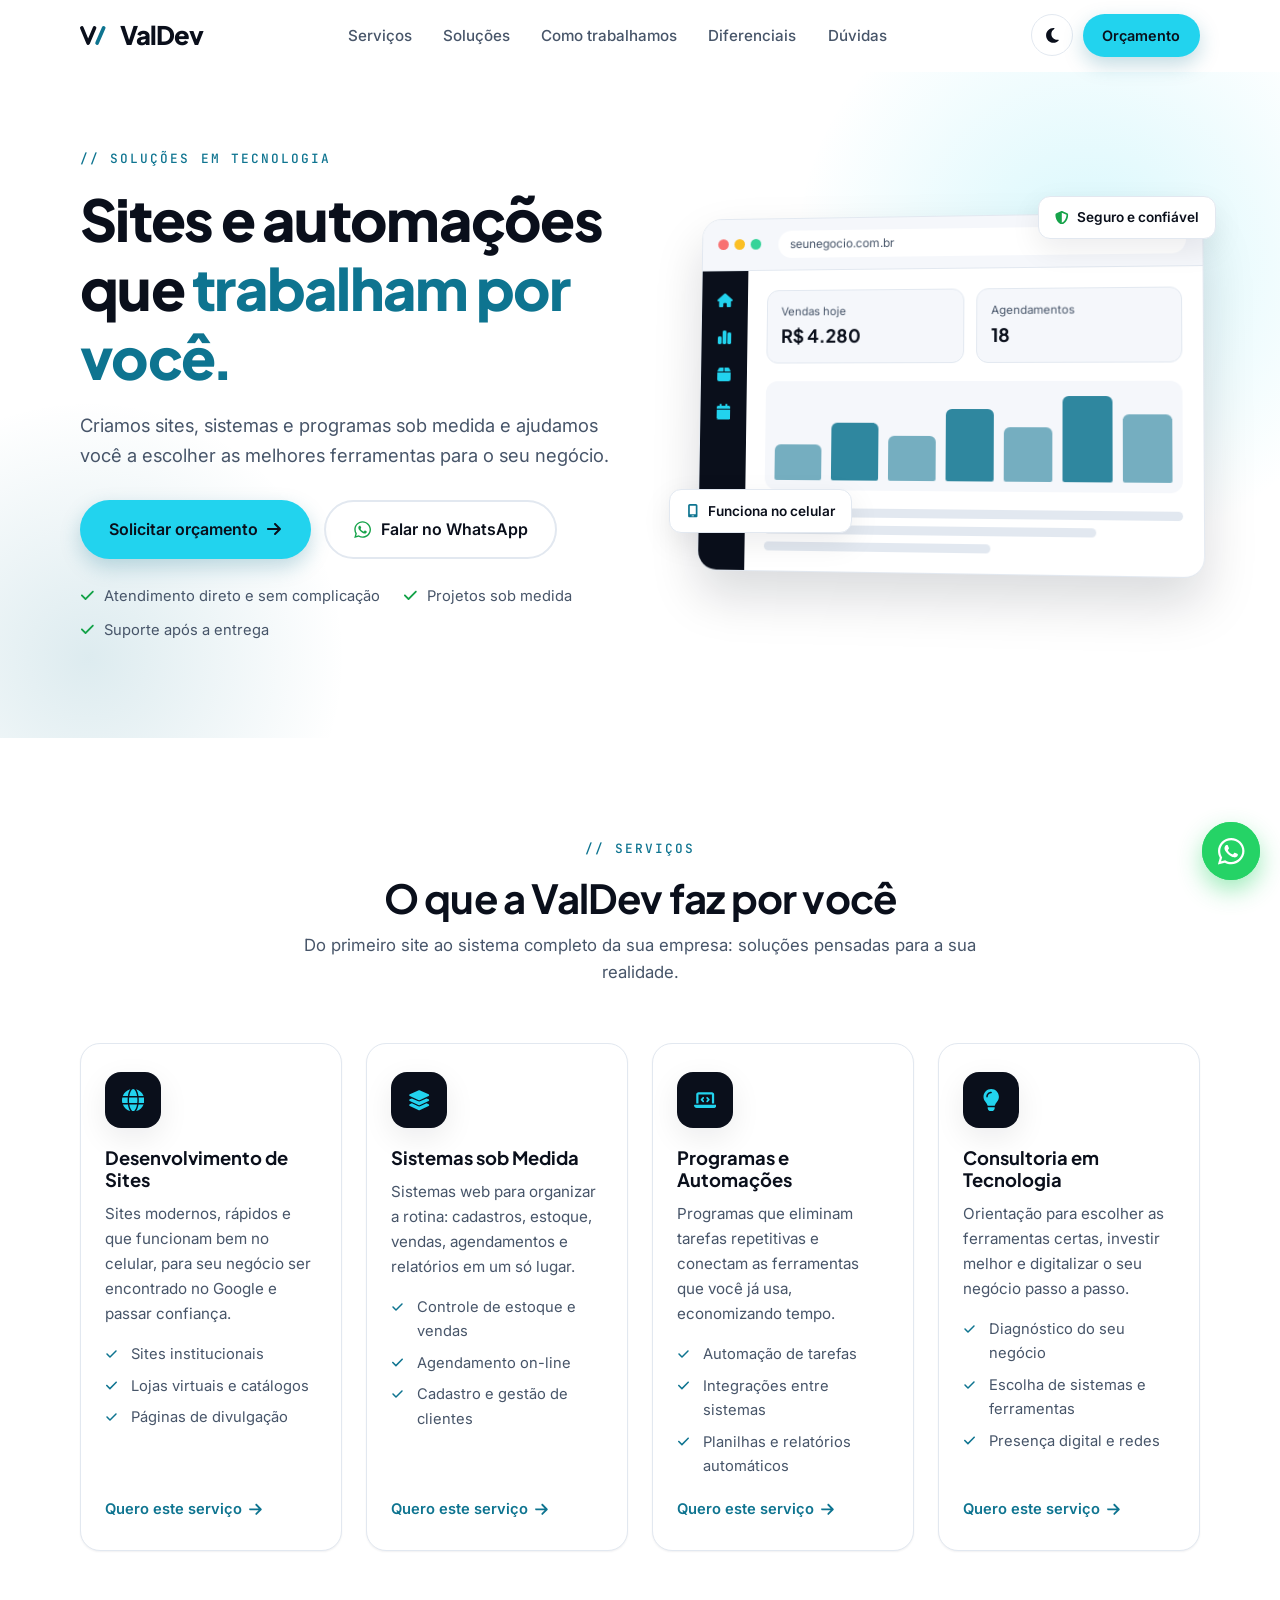
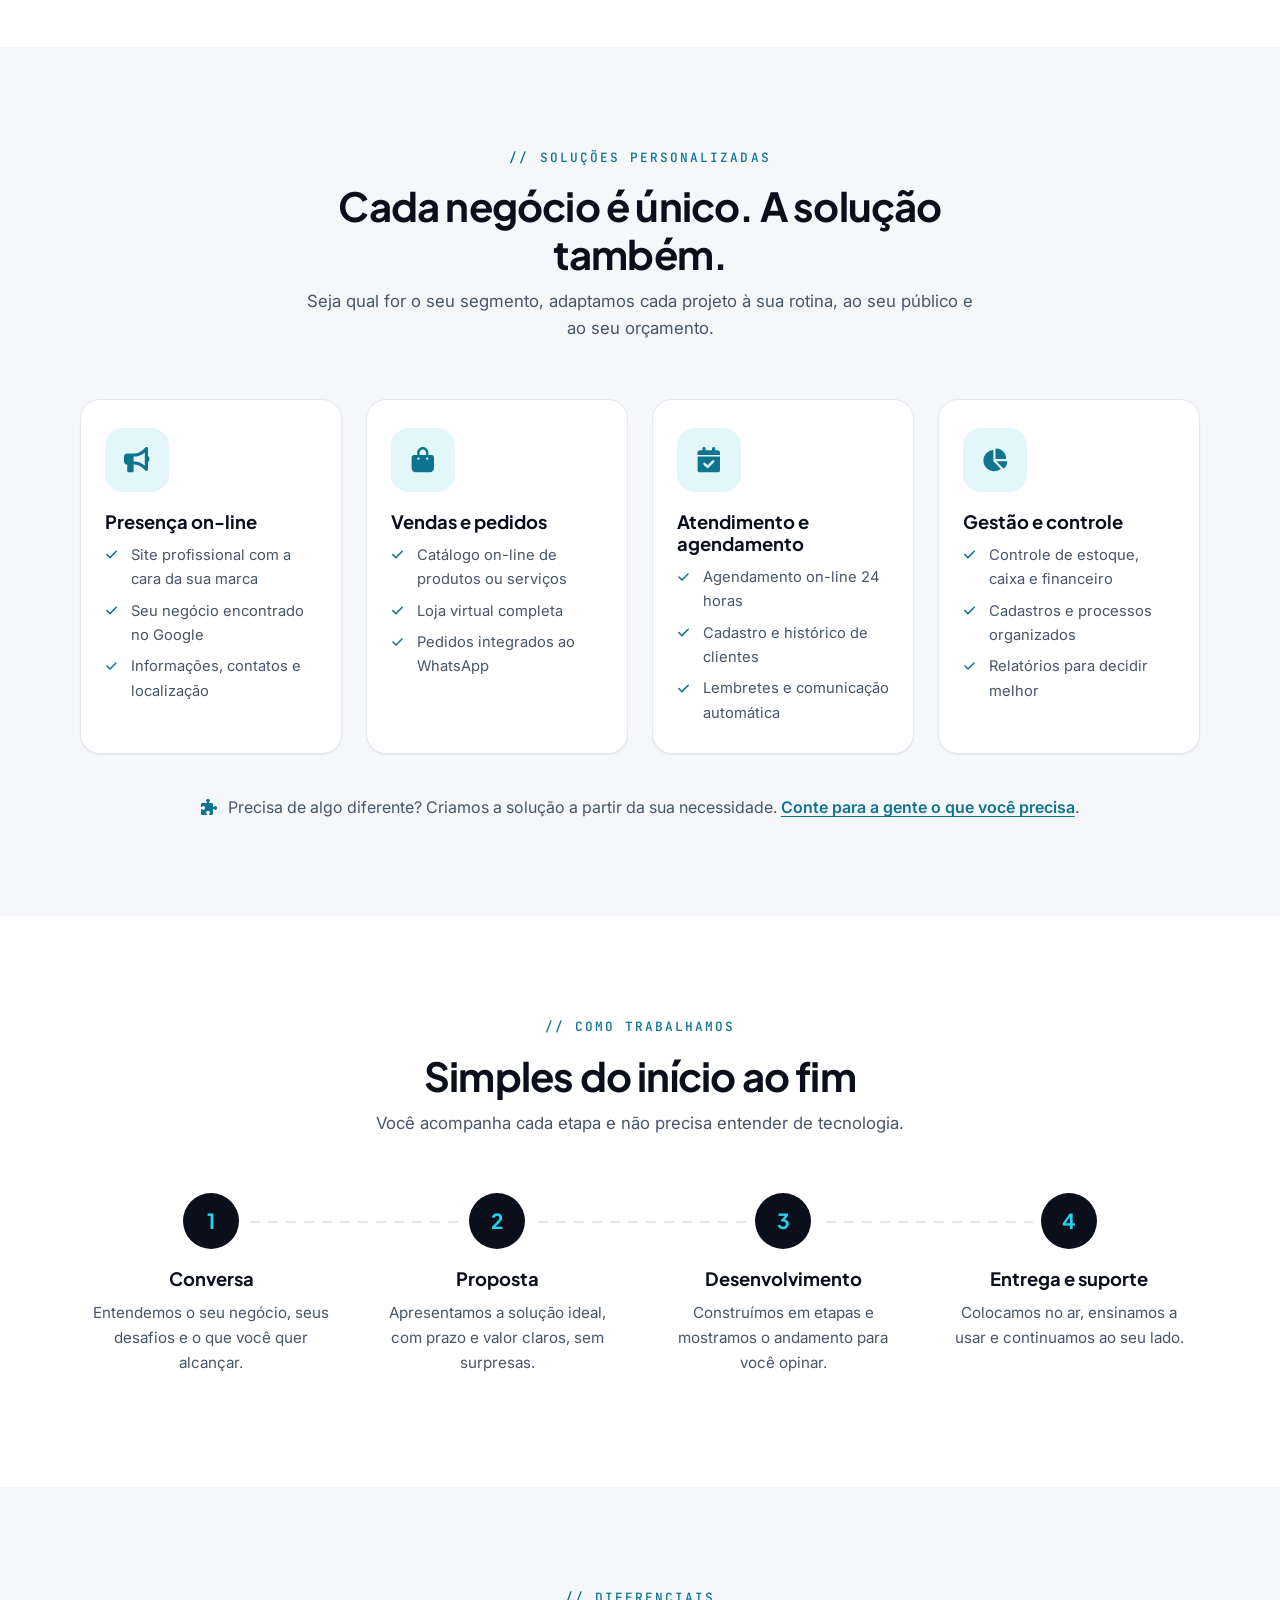
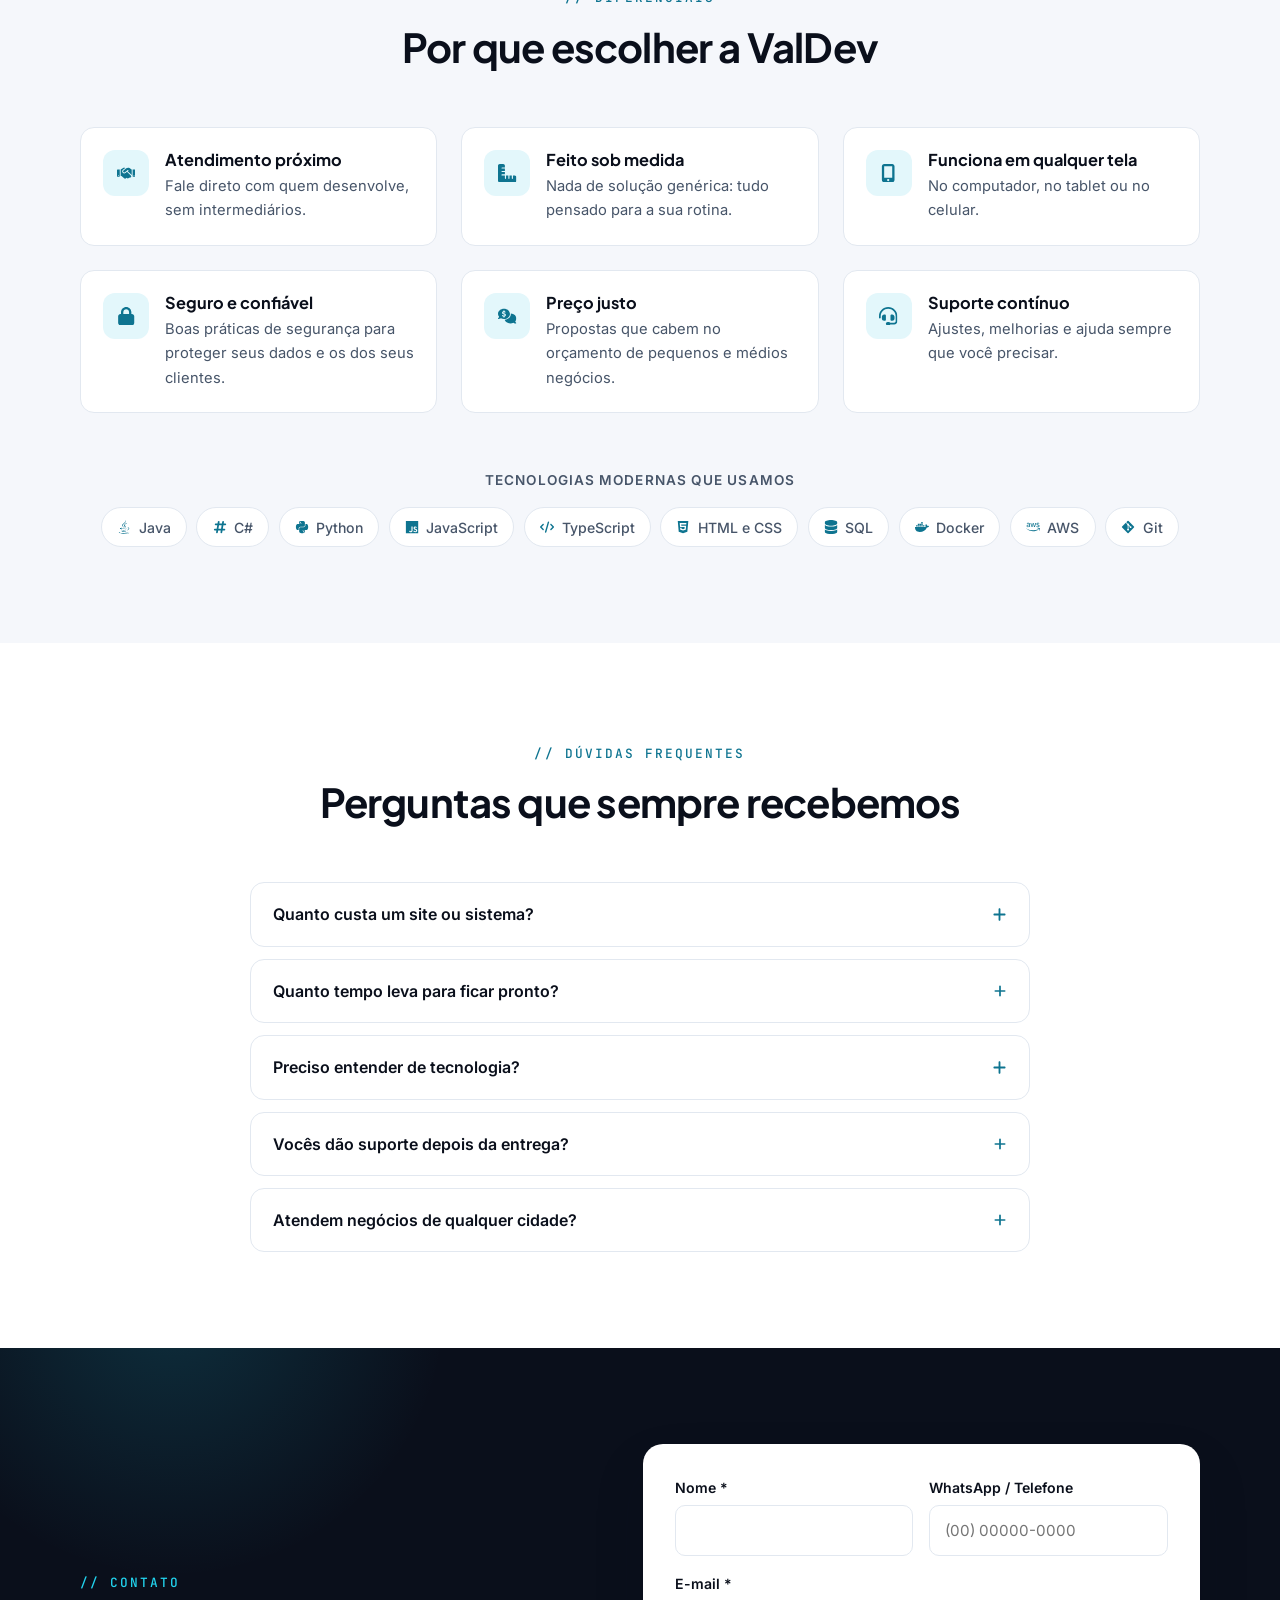
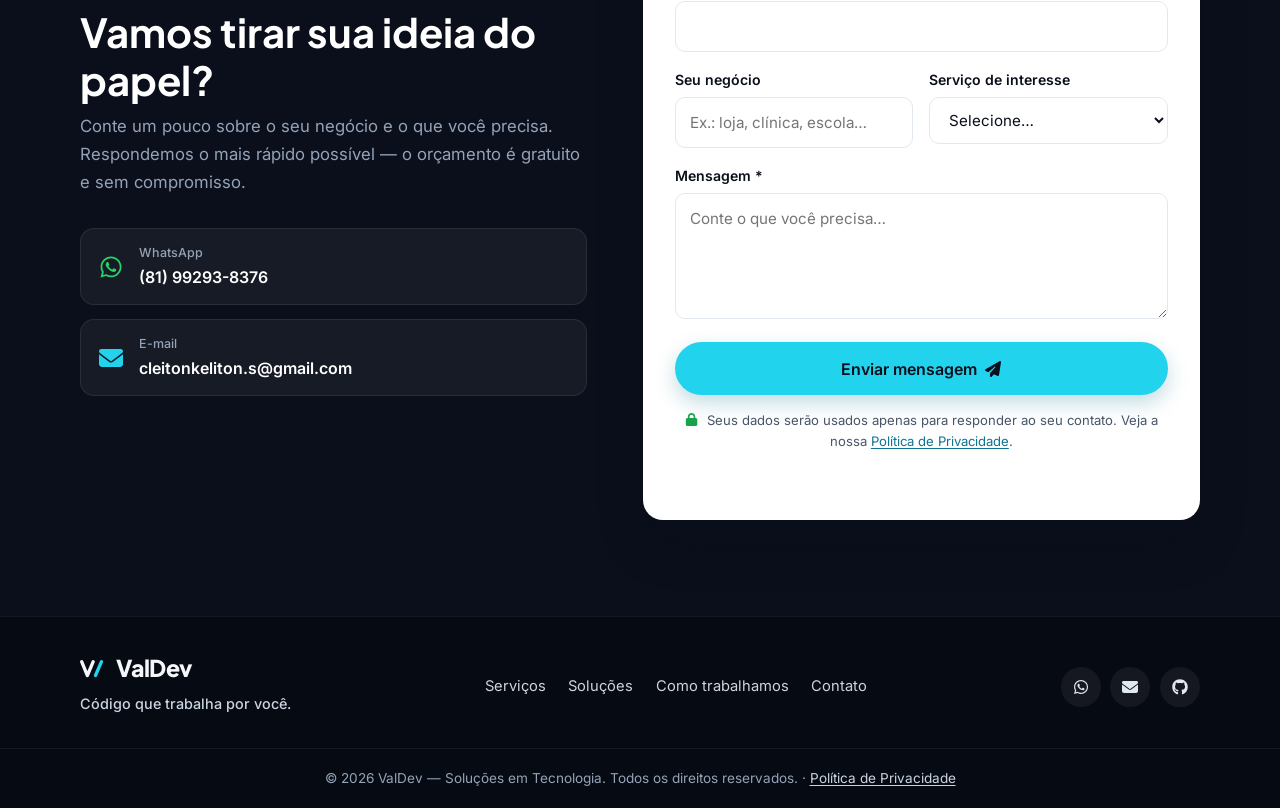
<file: index.html>
<!DOCTYPE html>
<html lang="pt-BR" class="no-js">
<head>
  <meta charset="UTF-8">
  <meta name="viewport" content="width=device-width, initial-scale=1.0">
  <title>ValDev | Soluções em Tecnologia</title>
  <meta name="description" content="ValDev — desenvolvimento de sites, sistemas, programas e consultoria em tecnologia sob medida para o seu negócio.">
  <meta name="keywords" content="ValDev, desenvolvimento de sites, sistemas sob medida, programas, automação, consultoria em tecnologia">
  <meta name="google-site-verification" content="-l9AbdfDOkMa8zSzDjGnrZVtf0t7XmWflmBcowzFVdc">
  <meta name="theme-color" content="#0a0f1b">
  <meta name="color-scheme" content="light dark">

  <!-- Prévia ao compartilhar o link (WhatsApp, LinkedIn, etc.) -->
  <meta property="og:type" content="website">
  <meta property="og:title" content="ValDev | Soluções em Tecnologia">
  <meta property="og:description" content="Sites, sistemas, programas e consultoria sob medida para o seu negócio.">
  <meta property="og:url" content="https://valdev-tech.github.io/">
  <meta property="og:site_name" content="ValDev">
  <meta property="og:image" content="https://valdev-tech.github.io/og-image.png">
  <meta property="og:image:type" content="image/png">
  <meta property="og:image:width" content="1200">
  <meta property="og:image:height" content="630">
  <meta property="og:image:alt" content="ValDev — Código que trabalha por você.">
  <meta name="twitter:card" content="summary_large_image">
  <meta name="twitter:title" content="ValDev | Soluções em Tecnologia">
  <meta name="twitter:description" content="Sites, sistemas, programas e consultoria sob medida para o seu negócio.">
  <meta name="twitter:image" content="https://valdev-tech.github.io/og-image.png">
  <meta property="og:locale" content="pt_BR">

  <link rel="icon" href="favicon.svg" type="image/svg+xml">
  <link rel="apple-touch-icon" href="apple-touch-icon.png">

  <!-- Aplica o tema salvo antes de pintar a página (evita "piscar") -->
  <script>
    (function () {
      var t = null;
      try { t = localStorage.getItem('valdev-theme'); } catch (e) {}
      if (!t) t = window.matchMedia('(prefers-color-scheme: dark)').matches ? 'dark' : 'light';
      var root = document.documentElement;
      root.setAttribute('data-theme', t);
      root.className = root.className.replace('no-js', 'js');
    })();
  </script>

  <link rel="preconnect" href="https://fonts.googleapis.com">
  <link rel="preconnect" href="https://fonts.gstatic.com" crossorigin>
  <link rel="stylesheet" href="https://fonts.googleapis.com/css2?family=Inter:wght@400;500;600&family=JetBrains+Mono:wght@500&family=Plus+Jakarta+Sans:wght@600;700;800&display=swap">
  <link rel="stylesheet" href="style.css">
</head>
<body>
  <!-- Ícones: Font Awesome Free 6.5.2 by @fontawesome — https://fontawesome.com — Licença: https://fontawesome.com/license/free (ícones CC BY 4.0) -->
  <svg class="sprite" xmlns="http://www.w3.org/2000/svg" aria-hidden="true" style="display:none">
    <symbol id="i-arrow-right" viewBox="0 0 448 512"><path d="M438.6 278.6c12.5-12.5 12.5-32.8 0-45.3l-160-160c-12.5-12.5-32.8-12.5-45.3 0s-12.5 32.8 0 45.3L338.8 224 32 224c-17.7 0-32 14.3-32 32s14.3 32 32 32l306.7 0L233.4 393.4c-12.5 12.5-12.5 32.8 0 45.3s32.8 12.5 45.3 0l160-160z"/></symbol>
    <symbol id="i-arrow-up" viewBox="0 0 384 512"><path d="M214.6 41.4c-12.5-12.5-32.8-12.5-45.3 0l-160 160c-12.5 12.5-12.5 32.8 0 45.3s32.8 12.5 45.3 0L160 141.2V448c0 17.7 14.3 32 32 32s32-14.3 32-32V141.2L329.4 246.6c12.5 12.5 32.8 12.5 45.3 0s12.5-32.8 0-45.3l-160-160z"/></symbol>
    <symbol id="i-aws" viewBox="0 0 640 512"><path d="M180.41 203.01c-.72 22.65 10.6 32.68 10.88 39.05a8.164 8.164 0 0 1-4.1 6.27l-12.8 8.96a10.66 10.66 0 0 1-5.63 1.92c-.43-.02-8.19 1.83-20.48-25.61a78.608 78.608 0 0 1-62.61 29.45c-16.28.89-60.4-9.24-58.13-56.21-1.59-38.28 34.06-62.06 70.93-60.05 7.1.02 21.6.37 46.99 6.27v-15.62c2.69-26.46-14.7-46.99-44.81-43.91-2.4.01-19.4-.5-45.84 10.11-7.36 3.38-8.3 2.82-10.75 2.82-7.41 0-4.36-21.48-2.94-24.2 5.21-6.4 35.86-18.35 65.94-18.18a76.857 76.857 0 0 1 55.69 17.28 70.285 70.285 0 0 1 17.67 52.36l-.01 69.29zM93.99 235.4c32.43-.47 46.16-19.97 49.29-30.47 2.46-10.05 2.05-16.41 2.05-27.4-9.67-2.32-23.59-4.85-39.56-4.87-15.15-1.14-42.82 5.63-41.74 32.26-1.24 16.79 11.12 31.4 29.96 30.48zm170.92 23.05c-7.86.72-11.52-4.86-12.68-10.37l-49.8-164.65c-.97-2.78-1.61-5.65-1.92-8.58a4.61 4.61 0 0 1 3.86-5.25c.24-.04-2.13 0 22.25 0 8.78-.88 11.64 6.03 12.55 10.37l35.72 140.83 33.16-140.83c.53-3.22 2.94-11.07 12.8-10.24h17.16c2.17-.18 11.11-.5 12.68 10.37l33.42 142.63L420.98 80.1c.48-2.18 2.72-11.37 12.68-10.37h19.72c.85-.13 6.15-.81 5.25 8.58-.43 1.85 3.41-10.66-52.75 169.9-1.15 5.51-4.82 11.09-12.68 10.37h-18.69c-10.94 1.15-12.51-9.66-12.68-10.75L328.67 110.7l-32.78 136.99c-.16 1.09-1.73 11.9-12.68 10.75h-18.3zm273.48 5.63c-5.88.01-33.92-.3-57.36-12.29a12.802 12.802 0 0 1-7.81-11.91v-10.75c0-8.45 6.2-6.9 8.83-5.89 10.04 4.06 16.48 7.14 28.81 9.6 36.65 7.53 52.77-2.3 56.72-4.48 13.15-7.81 14.19-25.68 5.25-34.95-10.48-8.79-15.48-9.12-53.13-21-4.64-1.29-43.7-13.61-43.79-52.36-.61-28.24 25.05-56.18 69.52-55.95 12.67-.01 46.43 4.13 55.57 15.62 1.35 2.09 2.02 4.55 1.92 7.04v10.11c0 4.44-1.62 6.66-4.87 6.66-7.71-.86-21.39-11.17-49.16-10.75-6.89-.36-39.89.91-38.41 24.97-.43 18.96 26.61 26.07 29.7 26.89 36.46 10.97 48.65 12.79 63.12 29.58 17.14 22.25 7.9 48.3 4.35 55.44-19.08 37.49-68.42 34.44-69.26 34.42zm40.2 104.86c-70.03 51.72-171.69 79.25-258.49 79.25A469.127 469.127 0 0 1 2.83 327.46c-6.53-5.89-.77-13.96 7.17-9.47a637.37 637.37 0 0 0 316.88 84.12 630.22 630.22 0 0 0 241.59-49.55c11.78-5 21.77 7.8 10.12 16.38zm29.19-33.29c-8.96-11.52-59.28-5.38-81.81-2.69-6.79.77-7.94-5.12-1.79-9.47 40.07-28.17 105.88-20.1 113.44-10.63 7.55 9.47-2.05 75.41-39.56 106.91-5.76 4.87-11.27 2.3-8.71-4.1 8.44-21.25 27.39-68.49 18.43-80.02z"/></symbol>
    <symbol id="i-bag-shopping" viewBox="0 0 448 512"><path d="M160 112c0-35.3 28.7-64 64-64s64 28.7 64 64v48H160V112zm-48 48H48c-26.5 0-48 21.5-48 48V416c0 53 43 96 96 96H352c53 0 96-43 96-96V208c0-26.5-21.5-48-48-48H336V112C336 50.1 285.9 0 224 0S112 50.1 112 112v48zm24 48a24 24 0 1 1 0 48 24 24 0 1 1 0-48zm152 24a24 24 0 1 1 48 0 24 24 0 1 1 -48 0z"/></symbol>
    <symbol id="i-bars" viewBox="0 0 448 512"><path d="M0 96C0 78.3 14.3 64 32 64H416c17.7 0 32 14.3 32 32s-14.3 32-32 32H32C14.3 128 0 113.7 0 96zM0 256c0-17.7 14.3-32 32-32H416c17.7 0 32 14.3 32 32s-14.3 32-32 32H32c-17.7 0-32-14.3-32-32zM448 416c0 17.7-14.3 32-32 32H32c-17.7 0-32-14.3-32-32s14.3-32 32-32H416c17.7 0 32 14.3 32 32z"/></symbol>
    <symbol id="i-box" viewBox="0 0 448 512"><path d="M50.7 58.5L0 160H208V32H93.7C75.5 32 58.9 42.3 50.7 58.5zM240 160H448L397.3 58.5C389.1 42.3 372.5 32 354.3 32H240V160zm208 32H0V416c0 35.3 28.7 64 64 64H384c35.3 0 64-28.7 64-64V192z"/></symbol>
    <symbol id="i-bullhorn" viewBox="0 0 512 512"><path d="M480 32c0-12.9-7.8-24.6-19.8-29.6s-25.7-2.2-34.9 6.9L381.7 53c-48 48-113.1 75-181 75H192 160 64c-35.3 0-64 28.7-64 64v96c0 35.3 28.7 64 64 64l0 128c0 17.7 14.3 32 32 32h64c17.7 0 32-14.3 32-32V352l8.7 0c67.9 0 133 27 181 75l43.6 43.6c9.2 9.2 22.9 11.9 34.9 6.9s19.8-16.6 19.8-29.6V300.4c18.6-8.8 32-32.5 32-60.4s-13.4-51.6-32-60.4V32zm-64 76.7V240 371.3C357.2 317.8 280.5 288 200.7 288H192V192h8.7c79.8 0 156.5-29.8 215.3-83.3z"/></symbol>
    <symbol id="i-calendar" viewBox="0 0 448 512"><path d="M96 32V64H48C21.5 64 0 85.5 0 112v48H448V112c0-26.5-21.5-48-48-48H352V32c0-17.7-14.3-32-32-32s-32 14.3-32 32V64H160V32c0-17.7-14.3-32-32-32S96 14.3 96 32zM448 192H0V464c0 26.5 21.5 48 48 48H400c26.5 0 48-21.5 48-48V192z"/></symbol>
    <symbol id="i-calendar-check" viewBox="0 0 448 512"><path d="M128 0c17.7 0 32 14.3 32 32V64H288V32c0-17.7 14.3-32 32-32s32 14.3 32 32V64h48c26.5 0 48 21.5 48 48v48H0V112C0 85.5 21.5 64 48 64H96V32c0-17.7 14.3-32 32-32zM0 192H448V464c0 26.5-21.5 48-48 48H48c-26.5 0-48-21.5-48-48V192zM329 305c9.4-9.4 9.4-24.6 0-33.9s-24.6-9.4-33.9 0l-95 95-47-47c-9.4-9.4-24.6-9.4-33.9 0s-9.4 24.6 0 33.9l64 64c9.4 9.4 24.6 9.4 33.9 0L329 305z"/></symbol>
    <symbol id="i-chart-pie" viewBox="0 0 576 512"><path d="M304 240V16.6c0-9 7-16.6 16-16.6C443.7 0 544 100.3 544 224c0 9-7.6 16-16.6 16H304zM32 272C32 150.7 122.1 50.3 239 34.3c9.2-1.3 17 6.1 17 15.4V288L412.5 444.5c6.7 6.7 6.2 17.7-1.5 23.1C371.8 495.6 323.8 512 272 512C139.5 512 32 404.6 32 272zm526.4 16c9.3 0 16.6 7.8 15.4 17c-7.7 55.9-34.6 105.6-73.9 142.3c-6 5.6-15.4 5.2-21.2-.7L320 288H558.4z"/></symbol>
    <symbol id="i-chart-simple" viewBox="0 0 448 512"><path d="M160 80c0-26.5 21.5-48 48-48h32c26.5 0 48 21.5 48 48V432c0 26.5-21.5 48-48 48H208c-26.5 0-48-21.5-48-48V80zM0 272c0-26.5 21.5-48 48-48H80c26.5 0 48 21.5 48 48V432c0 26.5-21.5 48-48 48H48c-26.5 0-48-21.5-48-48V272zM368 96h32c26.5 0 48 21.5 48 48V432c0 26.5-21.5 48-48 48H368c-26.5 0-48-21.5-48-48V144c0-26.5 21.5-48 48-48z"/></symbol>
    <symbol id="i-check" viewBox="0 0 448 512"><path d="M438.6 105.4c12.5 12.5 12.5 32.8 0 45.3l-256 256c-12.5 12.5-32.8 12.5-45.3 0l-128-128c-12.5-12.5-12.5-32.8 0-45.3s32.8-12.5 45.3 0L160 338.7 393.4 105.4c12.5-12.5 32.8-12.5 45.3 0z"/></symbol>
    <symbol id="i-code" viewBox="0 0 640 512"><path d="M392.8 1.2c-17-4.9-34.7 5-39.6 22l-128 448c-4.9 17 5 34.7 22 39.6s34.7-5 39.6-22l128-448c4.9-17-5-34.7-22-39.6zm80.6 120.1c-12.5 12.5-12.5 32.8 0 45.3L562.7 256l-89.4 89.4c-12.5 12.5-12.5 32.8 0 45.3s32.8 12.5 45.3 0l112-112c12.5-12.5 12.5-32.8 0-45.3l-112-112c-12.5-12.5-32.8-12.5-45.3 0zm-306.7 0c-12.5-12.5-32.8-12.5-45.3 0l-112 112c-12.5 12.5-12.5 32.8 0 45.3l112 112c12.5 12.5 32.8 12.5 45.3 0s12.5-32.8 0-45.3L77.3 256l89.4-89.4c12.5-12.5 12.5-32.8 0-45.3z"/></symbol>
    <symbol id="i-comments-dollar" viewBox="0 0 640 512"><path d="M416 176c0 97.2-93.1 176-208 176c-38.2 0-73.9-8.7-104.7-23.9c-7.5 4-16 7.9-25.2 11.4C59.8 346.4 37.8 352 16 352c-6.9 0-13.1-4.5-15.2-11.1s.2-13.8 5.8-17.9l0 0 0 0 .2-.2c.2-.2 .6-.4 1.1-.8c1-.8 2.5-2 4.3-3.7c3.6-3.3 8.5-8.1 13.3-14.3c5.5-7 10.7-15.4 14.2-24.7C14.7 250.3 0 214.6 0 176C0 78.8 93.1 0 208 0S416 78.8 416 176zM231.5 383C348.9 372.9 448 288.3 448 176c0-5.2-.2-10.4-.6-15.5C555.1 167.1 640 243.2 640 336c0 38.6-14.7 74.3-39.6 103.4c3.5 9.4 8.7 17.7 14.2 24.7c4.8 6.2 9.7 11 13.3 14.3c1.8 1.6 3.3 2.9 4.3 3.7c.5 .4 .9 .7 1.1 .8l.2 .2 0 0 0 0c5.6 4.1 7.9 11.3 5.8 17.9c-2.1 6.6-8.3 11.1-15.2 11.1c-21.8 0-43.8-5.6-62.1-12.5c-9.2-3.5-17.8-7.4-25.2-11.4C505.9 503.3 470.2 512 432 512c-95.6 0-176.2-54.6-200.5-129zM228 72c0-11-9-20-20-20s-20 9-20 20V86c-7.6 1.7-15.2 4.4-22.2 8.5c-13.9 8.3-25.9 22.8-25.8 43.9c.1 20.3 12 33.1 24.7 40.7c11 6.6 24.7 10.8 35.6 14l1.7 .5c12.6 3.8 21.8 6.8 28 10.7c5.1 3.2 5.8 5.4 5.9 8.2c.1 5-1.8 8-5.9 10.5c-5 3.1-12.9 5-21.4 4.7c-11.1-.4-21.5-3.9-35.1-8.5c-2.3-.8-4.7-1.6-7.2-2.4c-10.5-3.5-21.8 2.2-25.3 12.6s2.2 21.8 12.6 25.3c1.9 .6 4 1.3 6.1 2.1l0 0 0 0c8.3 2.9 17.9 6.2 28.2 8.4V280c0 11 9 20 20 20s20-9 20-20V266.2c8-1.7 16-4.5 23.2-9c14.3-8.9 25.1-24.1 24.8-45c-.3-20.3-11.7-33.4-24.6-41.6c-11.5-7.2-25.9-11.6-37.1-15l-.7-.2c-12.8-3.9-21.9-6.7-28.3-10.5c-5.2-3.1-5.3-4.9-5.3-6.7c0-3.7 1.4-6.5 6.2-9.3c5.4-3.2 13.6-5.1 21.5-5c9.6 .1 20.2 2.2 31.2 5.2c10.7 2.8 21.6-3.5 24.5-14.2s-3.5-21.6-14.2-24.5c-6.5-1.7-13.7-3.4-21.1-4.7V72z"/></symbol>
    <symbol id="i-database" viewBox="0 0 448 512"><path d="M448 80v48c0 44.2-100.3 80-224 80S0 172.2 0 128V80C0 35.8 100.3 0 224 0S448 35.8 448 80zM393.2 214.7c20.8-7.4 39.9-16.9 54.8-28.6V288c0 44.2-100.3 80-224 80S0 332.2 0 288V186.1c14.9 11.8 34 21.2 54.8 28.6C99.7 230.7 159.5 240 224 240s124.3-9.3 169.2-25.3zM0 346.1c14.9 11.8 34 21.2 54.8 28.6C99.7 390.7 159.5 400 224 400s124.3-9.3 169.2-25.3c20.8-7.4 39.9-16.9 54.8-28.6V432c0 44.2-100.3 80-224 80S0 476.2 0 432V346.1z"/></symbol>
    <symbol id="i-docker" viewBox="0 0 640 512"><path d="M349.9 236.3h-66.1v-59.4h66.1v59.4zm0-204.3h-66.1v60.7h66.1V32zm78.2 144.8H362v59.4h66.1v-59.4zm-156.3-72.1h-66.1v60.1h66.1v-60.1zm78.1 0h-66.1v60.1h66.1v-60.1zm276.8 100c-14.4-9.7-47.6-13.2-73.1-8.4-3.3-24-16.7-44.9-41.1-63.7l-14-9.3-9.3 14c-18.4 27.8-23.4 73.6-3.7 103.8-8.7 4.7-25.8 11.1-48.4 10.7H2.4c-8.7 50.8 5.8 116.8 44 162.1 37.1 43.9 92.7 66.2 165.4 66.2 157.4 0 273.9-72.5 328.4-204.2 21.4.4 67.6.1 91.3-45.2 1.5-2.5 6.6-13.2 8.5-17.1l-13.3-8.9zm-511.1-27.9h-66v59.4h66.1v-59.4zm78.1 0h-66.1v59.4h66.1v-59.4zm78.1 0h-66.1v59.4h66.1v-59.4zm-78.1-72.1h-66.1v60.1h66.1v-60.1z"/></symbol>
    <symbol id="i-envelope" viewBox="0 0 512 512"><path d="M48 64C21.5 64 0 85.5 0 112c0 15.1 7.1 29.3 19.2 38.4L236.8 313.6c11.4 8.5 27 8.5 38.4 0L492.8 150.4c12.1-9.1 19.2-23.3 19.2-38.4c0-26.5-21.5-48-48-48H48zM0 176V384c0 35.3 28.7 64 64 64H448c35.3 0 64-28.7 64-64V176L294.4 339.2c-22.8 17.1-54 17.1-76.8 0L0 176z"/></symbol>
    <symbol id="i-git-alt" viewBox="0 0 448 512"><path d="M439.55 236.05L244 40.45a28.87 28.87 0 0 0-40.81 0l-40.66 40.63 51.52 51.52c27.06-9.14 52.68 16.77 43.39 43.68l49.66 49.66c34.23-11.8 61.18 31 35.47 56.69-26.49 26.49-70.21-2.87-56-37.34L240.22 199v121.85c25.3 12.54 22.26 41.85 9.08 55a34.34 34.34 0 0 1-48.55 0c-17.57-17.6-11.07-46.91 11.25-56v-123c-20.8-8.51-24.6-30.74-18.64-45L142.57 101 8.45 235.14a28.86 28.86 0 0 0 0 40.81l195.61 195.6a28.86 28.86 0 0 0 40.8 0l194.69-194.69a28.86 28.86 0 0 0 0-40.81z"/></symbol>
    <symbol id="i-github" viewBox="0 0 496 512"><path d="M165.9 397.4c0 2-2.3 3.6-5.2 3.6-3.3.3-5.6-1.3-5.6-3.6 0-2 2.3-3.6 5.2-3.6 3-.3 5.6 1.3 5.6 3.6zm-31.1-4.5c-.7 2 1.3 4.3 4.3 4.9 2.6 1 5.6 0 6.2-2s-1.3-4.3-4.3-5.2c-2.6-.7-5.5.3-6.2 2.3zm44.2-1.7c-2.9.7-4.9 2.6-4.6 4.9.3 2 2.9 3.3 5.9 2.6 2.9-.7 4.9-2.6 4.6-4.6-.3-1.9-3-3.2-5.9-2.9zM244.8 8C106.1 8 0 113.3 0 252c0 110.9 69.8 205.8 169.5 239.2 12.8 2.3 17.3-5.6 17.3-12.1 0-6.2-.3-40.4-.3-61.4 0 0-70 15-84.7-29.8 0 0-11.4-29.1-27.8-36.6 0 0-22.9-15.7 1.6-15.4 0 0 24.9 2 38.6 25.8 21.9 38.6 58.6 27.5 72.9 20.9 2.3-16 8.8-27.1 16-33.7-55.9-6.2-112.3-14.3-112.3-110.5 0-27.5 7.6-41.3 23.6-58.9-2.6-6.5-11.1-33.3 2.6-67.9 20.9-6.5 69 27 69 27 20-5.6 41.5-8.5 62.8-8.5s42.8 2.9 62.8 8.5c0 0 48.1-33.6 69-27 13.7 34.7 5.2 61.4 2.6 67.9 16 17.7 25.8 31.5 25.8 58.9 0 96.5-58.9 104.2-114.8 110.5 9.2 7.9 17 22.9 17 46.4 0 33.7-.3 75.4-.3 83.6 0 6.5 4.6 14.4 17.3 12.1C428.2 457.8 496 362.9 496 252 496 113.3 383.5 8 244.8 8zM97.2 352.9c-1.3 1-1 3.3.7 5.2 1.6 1.6 3.9 2.3 5.2 1 1.3-1 1-3.3-.7-5.2-1.6-1.6-3.9-2.3-5.2-1zm-10.8-8.1c-.7 1.3.3 2.9 2.3 3.9 1.6 1 3.6.7 4.3-.7.7-1.3-.3-2.9-2.3-3.9-2-.6-3.6-.3-4.3.7zm32.4 35.6c-1.6 1.3-1 4.3 1.3 6.2 2.3 2.3 5.2 2.6 6.5 1 1.3-1.3.7-4.3-1.3-6.2-2.2-2.3-5.2-2.6-6.5-1zm-11.4-14.7c-1.6 1-1.6 3.6 0 5.9 1.6 2.3 4.3 3.3 5.6 2.3 1.6-1.3 1.6-3.9 0-6.2-1.4-2.3-4-3.3-5.6-2z"/></symbol>
    <symbol id="i-globe" viewBox="0 0 512 512"><path d="M352 256c0 22.2-1.2 43.6-3.3 64H163.3c-2.2-20.4-3.3-41.8-3.3-64s1.2-43.6 3.3-64H348.7c2.2 20.4 3.3 41.8 3.3 64zm28.8-64H503.9c5.3 20.5 8.1 41.9 8.1 64s-2.8 43.5-8.1 64H380.8c2.1-20.6 3.2-42 3.2-64s-1.1-43.4-3.2-64zm112.6-32H376.7c-10-63.9-29.8-117.4-55.3-151.6c78.3 20.7 142 77.5 171.9 151.6zm-149.1 0H167.7c6.1-36.4 15.5-68.6 27-94.7c10.5-23.6 22.2-40.7 33.5-51.5C239.4 3.2 248.7 0 256 0s16.6 3.2 27.8 13.8c11.3 10.8 23 27.9 33.5 51.5c11.6 26 20.9 58.2 27 94.7zm-209 0H18.6C48.6 85.9 112.2 29.1 190.6 8.4C165.1 42.6 145.3 96.1 135.3 160zM8.1 192H131.2c-2.1 20.6-3.2 42-3.2 64s1.1 43.4 3.2 64H8.1C2.8 299.5 0 278.1 0 256s2.8-43.5 8.1-64zM194.7 446.6c-11.6-26-20.9-58.2-27-94.6H344.3c-6.1 36.4-15.5 68.6-27 94.6c-10.5 23.6-22.2 40.7-33.5 51.5C272.6 508.8 263.3 512 256 512s-16.6-3.2-27.8-13.8c-11.3-10.8-23-27.9-33.5-51.5zM135.3 352c10 63.9 29.8 117.4 55.3 151.6C112.2 482.9 48.6 426.1 18.6 352H135.3zm358.1 0c-30 74.1-93.6 130.9-171.9 151.6c25.5-34.2 45.2-87.7 55.3-151.6H493.4z"/></symbol>
    <symbol id="i-handshake" viewBox="0 0 640 512"><path d="M323.4 85.2l-96.8 78.4c-16.1 13-19.2 36.4-7 53.1c12.9 17.8 38 21.3 55.3 7.8l99.3-77.2c7-5.4 17-4.2 22.5 2.8s4.2 17-2.8 22.5l-20.9 16.2L512 316.8V128h-.7l-3.9-2.5L434.8 79c-15.3-9.8-33.2-15-51.4-15c-21.8 0-43 7.5-60 21.2zm22.8 124.4l-51.7 40.2C263 274.4 217.3 268 193.7 235.6c-22.2-30.5-16.6-73.1 12.7-96.8l83.2-67.3c-11.6-4.9-24.1-7.4-36.8-7.4C234 64 215.7 69.6 200 80l-72 48V352h28.2l91.4 83.4c19.6 17.9 49.9 16.5 67.8-3.1c5.5-6.1 9.2-13.2 11.1-20.6l17 15.6c19.5 17.9 49.9 16.6 67.8-2.9c4.5-4.9 7.8-10.6 9.9-16.5c19.4 13 45.8 10.3 62.1-7.5c17.9-19.5 16.6-49.9-2.9-67.8l-134.2-123zM16 128c-8.8 0-16 7.2-16 16V352c0 17.7 14.3 32 32 32H64c17.7 0 32-14.3 32-32V128H16zM48 320a16 16 0 1 1 0 32 16 16 0 1 1 0-32zM544 128V352c0 17.7 14.3 32 32 32h32c17.7 0 32-14.3 32-32V144c0-8.8-7.2-16-16-16H544zm32 208a16 16 0 1 1 32 0 16 16 0 1 1 -32 0z"/></symbol>
    <symbol id="i-hashtag" viewBox="0 0 448 512"><path d="M181.3 32.4c17.4 2.9 29.2 19.4 26.3 36.8L197.8 128h95.1l11.5-69.3c2.9-17.4 19.4-29.2 36.8-26.3s29.2 19.4 26.3 36.8L357.8 128H416c17.7 0 32 14.3 32 32s-14.3 32-32 32H347.1L325.8 320H384c17.7 0 32 14.3 32 32s-14.3 32-32 32H315.1l-11.5 69.3c-2.9 17.4-19.4 29.2-36.8 26.3s-29.2-19.4-26.3-36.8l9.8-58.7H155.1l-11.5 69.3c-2.9 17.4-19.4 29.2-36.8 26.3s-29.2-19.4-26.3-36.8L90.2 384H32c-17.7 0-32-14.3-32-32s14.3-32 32-32h68.9l21.3-128H64c-17.7 0-32-14.3-32-32s14.3-32 32-32h68.9l11.5-69.3c2.9-17.4 19.4-29.2 36.8-26.3zM187.1 192L165.8 320h95.1l21.3-128H187.1z"/></symbol>
    <symbol id="i-headset" viewBox="0 0 512 512"><path d="M256 48C141.1 48 48 141.1 48 256v40c0 13.3-10.7 24-24 24s-24-10.7-24-24V256C0 114.6 114.6 0 256 0S512 114.6 512 256V400.1c0 48.6-39.4 88-88.1 88L313.6 488c-8.3 14.3-23.8 24-41.6 24H240c-26.5 0-48-21.5-48-48s21.5-48 48-48h32c17.8 0 33.3 9.7 41.6 24l110.4 .1c22.1 0 40-17.9 40-40V256c0-114.9-93.1-208-208-208zM144 208h16c17.7 0 32 14.3 32 32V352c0 17.7-14.3 32-32 32H144c-35.3 0-64-28.7-64-64V272c0-35.3 28.7-64 64-64zm224 0c35.3 0 64 28.7 64 64v48c0 35.3-28.7 64-64 64H352c-17.7 0-32-14.3-32-32V240c0-17.7 14.3-32 32-32h16z"/></symbol>
    <symbol id="i-house" viewBox="0 0 576 512"><path d="M575.8 255.5c0 18-15 32.1-32 32.1h-32l.7 160.2c0 2.7-.2 5.4-.5 8.1V472c0 22.1-17.9 40-40 40H456c-1.1 0-2.2 0-3.3-.1c-1.4 .1-2.8 .1-4.2 .1H416 392c-22.1 0-40-17.9-40-40V448 384c0-17.7-14.3-32-32-32H256c-17.7 0-32 14.3-32 32v64 24c0 22.1-17.9 40-40 40H160 128.1c-1.5 0-3-.1-4.5-.2c-1.2 .1-2.4 .2-3.6 .2H104c-22.1 0-40-17.9-40-40V360c0-.9 0-1.9 .1-2.8V287.6H32c-18 0-32-14-32-32.1c0-9 3-17 10-24L266.4 8c7-7 15-8 22-8s15 2 21 7L564.8 231.5c8 7 12 15 11 24z"/></symbol>
    <symbol id="i-html5" viewBox="0 0 384 512"><path d="M0 32l34.9 395.8L191.5 480l157.6-52.2L384 32H0zm308.2 127.9H124.4l4.1 49.4h175.6l-13.6 148.4-97.9 27v.3h-1.1l-98.7-27.3-6-75.8h47.7L138 320l53.5 14.5 53.7-14.5 6-62.2H84.3L71.5 112.2h241.1l-4.4 47.7z"/></symbol>
    <symbol id="i-java" viewBox="0 0 384 512"><path d="M277.74 312.9c9.8-6.7 23.4-12.5 23.4-12.5s-38.7 7-77.2 10.2c-47.1 3.9-97.7 4.7-123.1 1.3-60.1-8 33-30.1 33-30.1s-36.1-2.4-80.6 19c-52.5 25.4 130 37 224.5 12.1zm-85.4-32.1c-19-42.7-83.1-80.2 0-145.8C296 53.2 242.84 0 242.84 0c21.5 84.5-75.6 110.1-110.7 162.6-23.9 35.9 11.7 74.4 60.2 118.2zm114.6-176.2c.1 0-175.2 43.8-91.5 140.2 24.7 28.4-6.5 54-6.5 54s62.7-32.4 33.9-72.9c-26.9-37.8-47.5-56.6 64.1-121.3zm-6.1 270.5a12.19 12.19 0 0 1-2 2.6c128.3-33.7 81.1-118.9 19.8-97.3a17.33 17.33 0 0 0-8.2 6.3 70.45 70.45 0 0 1 11-3c31-6.5 75.5 41.5-20.6 91.4zM348 437.4s14.5 11.9-15.9 21.2c-57.9 17.5-240.8 22.8-291.6.7-18.3-7.9 16-19 26.8-21.3 11.2-2.4 17.7-2 17.7-2-20.3-14.3-131.3 28.1-56.4 40.2C232.84 509.4 401 461.3 348 437.4zM124.44 396c-78.7 22 47.9 67.4 148.1 24.5a185.89 185.89 0 0 1-28.2-13.8c-44.7 8.5-65.4 9.1-106 4.5-33.5-3.8-13.9-15.2-13.9-15.2zm179.8 97.2c-78.7 14.8-175.8 13.1-233.3 3.6 0-.1 11.8 9.7 72.4 13.6 92.2 5.9 233.8-3.3 237.1-46.9 0 0-6.4 16.5-76.2 29.7zM260.64 353c-59.2 11.4-93.5 11.1-136.8 6.6-33.5-3.5-11.6-19.7-11.6-19.7-86.8 28.8 48.2 61.4 169.5 25.9a60.37 60.37 0 0 1-21.1-12.8z"/></symbol>
    <symbol id="i-js" viewBox="0 0 448 512"><path d="M0 32v448h448V32H0zm243.8 349.4c0 43.6-25.6 63.5-62.9 63.5-33.7 0-53.2-17.4-63.2-38.5l34.3-20.7c6.6 11.7 12.6 21.6 27.1 21.6 13.8 0 22.6-5.4 22.6-26.5V237.7h42.1v143.7zm99.6 63.5c-39.1 0-64.4-18.6-76.7-43l34.3-19.8c9 14.7 20.8 25.6 41.5 25.6 17.4 0 28.6-8.7 28.6-20.8 0-14.4-11.4-19.5-30.7-28l-10.5-4.5c-30.4-12.9-50.5-29.2-50.5-63.5 0-31.6 24.1-55.6 61.6-55.6 26.8 0 46 9.3 59.8 33.7L368 290c-7.2-12.9-15-18-27.1-18-12.3 0-20.1 7.8-20.1 18 0 12.6 7.8 17.7 25.9 25.6l10.5 4.5c35.8 15.3 55.9 31 55.9 66.2 0 37.8-29.8 58.6-69.7 58.6z"/></symbol>
    <symbol id="i-laptop-code" viewBox="0 0 640 512"><path d="M64 96c0-35.3 28.7-64 64-64H512c35.3 0 64 28.7 64 64V352H512V96H128V352H64V96zM0 403.2C0 392.6 8.6 384 19.2 384H620.8c10.6 0 19.2 8.6 19.2 19.2c0 42.4-34.4 76.8-76.8 76.8H76.8C34.4 480 0 445.6 0 403.2zM281 209l-31 31 31 31c9.4 9.4 9.4 24.6 0 33.9s-24.6 9.4-33.9 0l-48-48c-9.4-9.4-9.4-24.6 0-33.9l48-48c9.4-9.4 24.6-9.4 33.9 0s9.4 24.6 0 33.9zM393 175l48 48c9.4 9.4 9.4 24.6 0 33.9l-48 48c-9.4 9.4-24.6 9.4-33.9 0s-9.4-24.6 0-33.9l31-31-31-31c-9.4-9.4-9.4-24.6 0-33.9s24.6-9.4 33.9 0z"/></symbol>
    <symbol id="i-layer-group" viewBox="0 0 576 512"><path d="M264.5 5.2c14.9-6.9 32.1-6.9 47 0l218.6 101c8.5 3.9 13.9 12.4 13.9 21.8s-5.4 17.9-13.9 21.8l-218.6 101c-14.9 6.9-32.1 6.9-47 0L45.9 149.8C37.4 145.8 32 137.3 32 128s5.4-17.9 13.9-21.8L264.5 5.2zM476.9 209.6l53.2 24.6c8.5 3.9 13.9 12.4 13.9 21.8s-5.4 17.9-13.9 21.8l-218.6 101c-14.9 6.9-32.1 6.9-47 0L45.9 277.8C37.4 273.8 32 265.3 32 256s5.4-17.9 13.9-21.8l53.2-24.6 152 70.2c23.4 10.8 50.4 10.8 73.8 0l152-70.2zm-152 198.2l152-70.2 53.2 24.6c8.5 3.9 13.9 12.4 13.9 21.8s-5.4 17.9-13.9 21.8l-218.6 101c-14.9 6.9-32.1 6.9-47 0L45.9 405.8C37.4 401.8 32 393.3 32 384s5.4-17.9 13.9-21.8l53.2-24.6 152 70.2c23.4 10.8 50.4 10.8 73.8 0z"/></symbol>
    <symbol id="i-lightbulb" viewBox="0 0 384 512"><path d="M272 384c9.6-31.9 29.5-59.1 49.2-86.2l0 0c5.2-7.1 10.4-14.2 15.4-21.4c19.8-28.5 31.4-63 31.4-100.3C368 78.8 289.2 0 192 0S16 78.8 16 176c0 37.3 11.6 71.9 31.4 100.3c5 7.2 10.2 14.3 15.4 21.4l0 0c19.8 27.1 39.7 54.4 49.2 86.2H272zM192 512c44.2 0 80-35.8 80-80V416H112v16c0 44.2 35.8 80 80 80zM112 176c0 8.8-7.2 16-16 16s-16-7.2-16-16c0-61.9 50.1-112 112-112c8.8 0 16 7.2 16 16s-7.2 16-16 16c-44.2 0-80 35.8-80 80z"/></symbol>
    <symbol id="i-lock" viewBox="0 0 448 512"><path d="M144 144v48H304V144c0-44.2-35.8-80-80-80s-80 35.8-80 80zM80 192V144C80 64.5 144.5 0 224 0s144 64.5 144 144v48h16c35.3 0 64 28.7 64 64V448c0 35.3-28.7 64-64 64H64c-35.3 0-64-28.7-64-64V256c0-35.3 28.7-64 64-64H80z"/></symbol>
    <symbol id="i-mobile-screen" viewBox="0 0 384 512"><path d="M16 64C16 28.7 44.7 0 80 0H304c35.3 0 64 28.7 64 64V448c0 35.3-28.7 64-64 64H80c-35.3 0-64-28.7-64-64V64zM144 448c0 8.8 7.2 16 16 16h64c8.8 0 16-7.2 16-16s-7.2-16-16-16H160c-8.8 0-16 7.2-16 16zM304 64H80V384H304V64z"/></symbol>
    <symbol id="i-mobile-screen-button" viewBox="0 0 384 512"><path d="M16 64C16 28.7 44.7 0 80 0H304c35.3 0 64 28.7 64 64V448c0 35.3-28.7 64-64 64H80c-35.3 0-64-28.7-64-64V64zM224 448a32 32 0 1 0 -64 0 32 32 0 1 0 64 0zM304 64H80V384H304V64z"/></symbol>
    <symbol id="i-moon" viewBox="0 0 384 512"><path d="M223.5 32C100 32 0 132.3 0 256S100 480 223.5 480c60.6 0 115.5-24.2 155.8-63.4c5-4.9 6.3-12.5 3.1-18.7s-10.1-9.7-17-8.5c-9.8 1.7-19.8 2.6-30.1 2.6c-96.9 0-175.5-78.8-175.5-176c0-65.8 36-123.1 89.3-153.3c6.1-3.5 9.2-10.5 7.7-17.3s-7.3-11.9-14.3-12.5c-6.3-.5-12.6-.8-19-.8z"/></symbol>
    <symbol id="i-paper-plane" viewBox="0 0 512 512"><path d="M498.1 5.6c10.1 7 15.4 19.1 13.5 31.2l-64 416c-1.5 9.7-7.4 18.2-16 23s-18.9 5.4-28 1.6L284 427.7l-68.5 74.1c-8.9 9.7-22.9 12.9-35.2 8.1S160 493.2 160 480V396.4c0-4 1.5-7.8 4.2-10.7L331.8 202.8c5.8-6.3 5.6-16-.4-22s-15.7-6.4-22-.7L106 360.8 17.7 316.6C7.1 311.3 .3 300.7 0 288.9s5.9-22.8 16.1-28.7l448-256c10.7-6.1 23.9-5.5 34 1.4z"/></symbol>
    <symbol id="i-puzzle-piece" viewBox="0 0 512 512"><path d="M192 104.8c0-9.2-5.8-17.3-13.2-22.8C167.2 73.3 160 61.3 160 48c0-26.5 28.7-48 64-48s64 21.5 64 48c0 13.3-7.2 25.3-18.8 34c-7.4 5.5-13.2 13.6-13.2 22.8c0 12.8 10.4 23.2 23.2 23.2H336c26.5 0 48 21.5 48 48v56.8c0 12.8 10.4 23.2 23.2 23.2c9.2 0 17.3-5.8 22.8-13.2c8.7-11.6 20.7-18.8 34-18.8c26.5 0 48 28.7 48 64s-21.5 64-48 64c-13.3 0-25.3-7.2-34-18.8c-5.5-7.4-13.6-13.2-22.8-13.2c-12.8 0-23.2 10.4-23.2 23.2V464c0 26.5-21.5 48-48 48H279.2c-12.8 0-23.2-10.4-23.2-23.2c0-9.2 5.8-17.3 13.2-22.8c11.6-8.7 18.8-20.7 18.8-34c0-26.5-28.7-48-64-48s-64 21.5-64 48c0 13.3 7.2 25.3 18.8 34c7.4 5.5 13.2 13.6 13.2 22.8c0 12.8-10.4 23.2-23.2 23.2H48c-26.5 0-48-21.5-48-48V343.2C0 330.4 10.4 320 23.2 320c9.2 0 17.3 5.8 22.8 13.2C54.7 344.8 66.7 352 80 352c26.5 0 48-28.7 48-64s-21.5-64-48-64c-13.3 0-25.3 7.2-34 18.8C40.5 250.2 32.4 256 23.2 256C10.4 256 0 245.6 0 232.8V176c0-26.5 21.5-48 48-48H168.8c12.8 0 23.2-10.4 23.2-23.2z"/></symbol>
    <symbol id="i-python" viewBox="0 0 448 512"><path d="M439.8 200.5c-7.7-30.9-22.3-54.2-53.4-54.2h-40.1v47.4c0 36.8-31.2 67.8-66.8 67.8H172.7c-29.2 0-53.4 25-53.4 54.3v101.8c0 29 25.2 46 53.4 54.3 33.8 9.9 66.3 11.7 106.8 0 26.9-7.8 53.4-23.5 53.4-54.3v-40.7H226.2v-13.6h160.2c31.1 0 42.6-21.7 53.4-54.2 11.2-33.5 10.7-65.7 0-108.6zM286.2 404c11.1 0 20.1 9.1 20.1 20.3 0 11.3-9 20.4-20.1 20.4-11 0-20.1-9.2-20.1-20.4.1-11.3 9.1-20.3 20.1-20.3zM167.8 248.1h106.8c29.7 0 53.4-24.5 53.4-54.3V91.9c0-29-24.4-50.7-53.4-55.6-35.8-5.9-74.7-5.6-106.8.1-45.2 8-53.4 24.7-53.4 55.6v40.7h106.9v13.6h-147c-31.1 0-58.3 18.7-66.8 54.2-9.8 40.7-10.2 66.1 0 108.6 7.6 31.6 25.7 54.2 56.8 54.2H101v-48.8c0-35.3 30.5-66.4 66.8-66.4zm-6.7-142.6c-11.1 0-20.1-9.1-20.1-20.3.1-11.3 9-20.4 20.1-20.4 11 0 20.1 9.2 20.1 20.4s-9 20.3-20.1 20.3z"/></symbol>
    <symbol id="i-ruler-combined" viewBox="0 0 512 512"><path d="M.2 468.9C2.7 493.1 23.1 512 48 512l96 0 320 0c26.5 0 48-21.5 48-48l0-96c0-26.5-21.5-48-48-48l-48 0 0 80c0 8.8-7.2 16-16 16s-16-7.2-16-16l0-80-64 0 0 80c0 8.8-7.2 16-16 16s-16-7.2-16-16l0-80-64 0 0 80c0 8.8-7.2 16-16 16s-16-7.2-16-16l0-80-80 0c-8.8 0-16-7.2-16-16s7.2-16 16-16l80 0 0-64-80 0c-8.8 0-16-7.2-16-16s7.2-16 16-16l80 0 0-64-80 0c-8.8 0-16-7.2-16-16s7.2-16 16-16l80 0 0-48c0-26.5-21.5-48-48-48L48 0C21.5 0 0 21.5 0 48L0 368l0 96c0 1.7 .1 3.3 .2 4.9z"/></symbol>
    <symbol id="i-shield-halved" viewBox="0 0 512 512"><path d="M256 0c4.6 0 9.2 1 13.4 2.9L457.7 82.8c22 9.3 38.4 31 38.3 57.2c-.5 99.2-41.3 280.7-213.6 363.2c-16.7 8-36.1 8-52.8 0C57.3 420.7 16.5 239.2 16 140c-.1-26.2 16.3-47.9 38.3-57.2L242.7 2.9C246.8 1 251.4 0 256 0zm0 66.8V444.8C394 378 431.1 230.1 432 141.4L256 66.8l0 0z"/></symbol>
    <symbol id="i-sun" viewBox="0 0 512 512"><path d="M361.5 1.2c5 2.1 8.6 6.6 9.6 11.9L391 121l107.9 19.8c5.3 1 9.8 4.6 11.9 9.6s1.5 10.7-1.6 15.2L446.9 256l62.3 90.3c3.1 4.5 3.7 10.2 1.6 15.2s-6.6 8.6-11.9 9.6L391 391 371.1 498.9c-1 5.3-4.6 9.8-9.6 11.9s-10.7 1.5-15.2-1.6L256 446.9l-90.3 62.3c-4.5 3.1-10.2 3.7-15.2 1.6s-8.6-6.6-9.6-11.9L121 391 13.1 371.1c-5.3-1-9.8-4.6-11.9-9.6s-1.5-10.7 1.6-15.2L65.1 256 2.8 165.7c-3.1-4.5-3.7-10.2-1.6-15.2s6.6-8.6 11.9-9.6L121 121 140.9 13.1c1-5.3 4.6-9.8 9.6-11.9s10.7-1.5 15.2 1.6L256 65.1 346.3 2.8c4.5-3.1 10.2-3.7 15.2-1.6zM160 256a96 96 0 1 1 192 0 96 96 0 1 1 -192 0zm224 0a128 128 0 1 0 -256 0 128 128 0 1 0 256 0z"/></symbol>
    <symbol id="i-whatsapp" viewBox="0 0 448 512"><path d="M380.9 97.1C339 55.1 283.2 32 223.9 32c-122.4 0-222 99.6-222 222 0 39.1 10.2 77.3 29.6 111L0 480l117.7-30.9c32.4 17.7 68.9 27 106.1 27h.1c122.3 0 224.1-99.6 224.1-222 0-59.3-25.2-115-67.1-157zm-157 341.6c-33.2 0-65.7-8.9-94-25.7l-6.7-4-69.8 18.3L72 359.2l-4.4-7c-18.5-29.4-28.2-63.3-28.2-98.2 0-101.7 82.8-184.5 184.6-184.5 49.3 0 95.6 19.2 130.4 54.1 34.8 34.9 56.2 81.2 56.1 130.5 0 101.8-84.9 184.6-186.6 184.6zm101.2-138.2c-5.5-2.8-32.8-16.2-37.9-18-5.1-1.9-8.8-2.8-12.5 2.8-3.7 5.6-14.3 18-17.6 21.8-3.2 3.7-6.5 4.2-12 1.4-32.6-16.3-54-29.1-75.5-66-5.7-9.8 5.7-9.1 16.3-30.3 1.8-3.7.9-6.9-.5-9.7-1.4-2.8-12.5-30.1-17.1-41.2-4.5-10.8-9.1-9.3-12.5-9.5-3.2-.2-6.9-.2-10.6-.2-3.7 0-9.7 1.4-14.8 6.9-5.1 5.6-19.4 19-19.4 46.3 0 27.3 19.9 53.7 22.6 57.4 2.8 3.7 39.1 59.7 94.8 83.8 35.2 15.2 49 16.5 66.6 13.9 10.7-1.6 32.8-13.4 37.4-26.4 4.6-13 4.6-24.1 3.2-26.4-1.3-2.5-5-3.9-10.5-6.6z"/></symbol>
    <symbol id="i-xmark" viewBox="0 0 384 512"><path d="M342.6 150.6c12.5-12.5 12.5-32.8 0-45.3s-32.8-12.5-45.3 0L192 210.7 86.6 105.4c-12.5-12.5-32.8-12.5-45.3 0s-12.5 32.8 0 45.3L146.7 256 41.4 361.4c-12.5 12.5-12.5 32.8 0 45.3s32.8 12.5 45.3 0L192 301.3 297.4 406.6c12.5 12.5 32.8 12.5 45.3 0s12.5-32.8 0-45.3L237.3 256 342.6 150.6z"/></symbol>
  </svg>
  <a class="skip-link" href="#conteudo">Pular para o conteúdo</a>

  <!-- Cabeçalho -->
  <header class="header" id="topo">
    <div class="container header-inner">
      <a href="#inicio" class="logo" aria-label="ValDev — página inicial">
        <svg class="logo-symbol" viewBox="0 0 251 186" aria-hidden="true"><path class="logo-v" d="M18 18 L80 168 L143 18"/><path class="logo-slash" d="M233 18 L168 168"/></svg><span class="logo-word">ValDev</span>
      </a>

      <nav class="nav" aria-label="Menu principal">
        <ul id="nav-list" class="nav-list">
          <li><a href="#servicos">Serviços</a></li>
          <li><a href="#solucoes">Soluções</a></li>
          <li><a href="#processo">Como trabalhamos</a></li>
          <li><a href="#diferenciais">Diferenciais</a></li>
          <li><a href="#duvidas">Dúvidas</a></li>
          <li class="nav-cta-mobile"><a href="#contato" class="btn btn-primary">Solicitar orçamento</a></li>
        </ul>
      </nav>

      <div class="header-actions">
        <button id="theme-toggle" class="icon-btn" aria-label="Alternar tema claro/escuro">
          <svg class="icon" aria-hidden="true"><use href="#i-moon"></use></svg>
        </button>
        <a href="#contato" class="btn btn-primary btn-sm header-cta">Orçamento</a>
        <button id="menu-toggle" class="icon-btn menu-toggle" aria-label="Abrir menu" aria-expanded="false" aria-controls="nav-list">
          <svg class="icon" aria-hidden="true"><use href="#i-bars"></use></svg>
        </button>
      </div>
    </div>
  </header>

  <main id="conteudo">
    <!-- Início -->
    <section class="hero" id="inicio">
      <div class="container hero-inner">
        <div class="hero-text reveal">
          <span class="eyebrow">Soluções em tecnologia</span>
          <h1>Sites e automações que <span class="gradient-text">trabalham por você<span class="kern-dot">.</span></span></h1>
          <p class="lead">
            Criamos sites, sistemas e programas sob medida e ajudamos você a escolher
            as melhores ferramentas para o seu negócio.
          </p>
          <div class="hero-buttons">
            <a href="#contato" class="btn btn-primary btn-lg">Solicitar orçamento <svg class="icon" aria-hidden="true"><use href="#i-arrow-right"></use></svg></a>
            <a href="https://wa.me/5581992938376?text=Ol%C3%A1%2C%20ValDev!%20Gostaria%20de%20saber%20mais%20sobre%20os%20servi%C3%A7os." class="btn btn-outline btn-lg" target="_blank" rel="noopener noreferrer">
              <svg class="icon" aria-hidden="true"><use href="#i-whatsapp"></use></svg> Falar no WhatsApp
            </a>
          </div>
          <ul class="hero-points">
            <li><svg class="icon" aria-hidden="true"><use href="#i-check"></use></svg> Atendimento direto e sem complicação</li>
            <li><svg class="icon" aria-hidden="true"><use href="#i-check"></use></svg> Projetos sob medida</li>
            <li><svg class="icon" aria-hidden="true"><use href="#i-check"></use></svg> Suporte após a entrega</li>
          </ul>
        </div>

        <!-- Ilustração: janela de navegador com painel -->
        <div class="hero-visual reveal" aria-hidden="true">
          <div class="mock-window">
            <div class="mock-bar"><span></span><span></span><span></span><div class="mock-url">seunegocio.com.br</div></div>
            <div class="mock-body">
              <div class="mock-side">
                <svg class="icon" aria-hidden="true"><use href="#i-house"></use></svg><svg class="icon" aria-hidden="true"><use href="#i-chart-simple"></use></svg><svg class="icon" aria-hidden="true"><use href="#i-box"></use></svg><svg class="icon" aria-hidden="true"><use href="#i-calendar"></use></svg>
              </div>
              <div class="mock-main">
                <div class="mock-cards">
                  <div class="mock-card"><small>Vendas hoje</small><b>R$ 4.280</b></div>
                  <div class="mock-card"><small>Agendamentos</small><b>18</b></div>
                </div>
                <div class="mock-chart">
                  <span style="--h:40%"></span><span style="--h:65%"></span><span style="--h:50%"></span><span style="--h:80%"></span><span style="--h:60%"></span><span style="--h:95%"></span><span style="--h:75%"></span>
                </div>
                <div class="mock-lines"><span></span><span></span><span></span></div>
              </div>
            </div>
          </div>
          <div class="floating-badge badge-1"><svg class="icon" aria-hidden="true"><use href="#i-mobile-screen"></use></svg> Funciona no celular</div>
          <div class="floating-badge badge-2"><svg class="icon" aria-hidden="true"><use href="#i-shield-halved"></use></svg> Seguro e confiável</div>
        </div>
      </div>
    </section>

    <!-- Serviços -->
    <section class="section" id="servicos">
      <div class="container">
        <header class="section-head reveal">
          <span class="eyebrow">Serviços</span>
          <h2>O que a ValDev faz por você</h2>
          <p>Do primeiro site ao sistema completo da sua empresa: soluções pensadas para a sua realidade.</p>
        </header>

        <div class="grid grid-4">
          <article class="card service reveal">
            <div class="card-icon"><svg class="icon" aria-hidden="true"><use href="#i-globe"></use></svg></div>
            <h3>Desenvolvimento de Sites</h3>
            <p>Sites modernos, rápidos e que funcionam bem no celular, para seu negócio ser encontrado no Google e passar confiança.</p>
            <ul class="check-list">
              <li>Sites institucionais</li>
              <li>Lojas virtuais e catálogos</li>
              <li>Páginas de divulgação</li>
            </ul>
            <a href="#contato" class="card-link" data-servico="Site">Quero este serviço <svg class="icon" aria-hidden="true"><use href="#i-arrow-right"></use></svg></a>
          </article>

          <article class="card service reveal">
            <div class="card-icon"><svg class="icon" aria-hidden="true"><use href="#i-layer-group"></use></svg></div>
            <h3>Sistemas sob Medida</h3>
            <p>Sistemas web para organizar a rotina: cadastros, estoque, vendas, agendamentos e relatórios em um só lugar.</p>
            <ul class="check-list">
              <li>Controle de estoque e vendas</li>
              <li>Agendamento on-line</li>
              <li>Cadastro e gestão de clientes</li>
            </ul>
            <a href="#contato" class="card-link" data-servico="Sistema">Quero este serviço <svg class="icon" aria-hidden="true"><use href="#i-arrow-right"></use></svg></a>
          </article>

          <article class="card service reveal">
            <div class="card-icon"><svg class="icon" aria-hidden="true"><use href="#i-laptop-code"></use></svg></div>
            <h3>Programas e Automações</h3>
            <p>Programas que eliminam tarefas repetitivas e conectam as ferramentas que você já usa, economizando tempo.</p>
            <ul class="check-list">
              <li>Automação de tarefas</li>
              <li>Integrações entre sistemas</li>
              <li>Planilhas e relatórios automáticos</li>
            </ul>
            <a href="#contato" class="card-link" data-servico="Programa / Automação">Quero este serviço <svg class="icon" aria-hidden="true"><use href="#i-arrow-right"></use></svg></a>
          </article>

          <article class="card service reveal">
            <div class="card-icon"><svg class="icon" aria-hidden="true"><use href="#i-lightbulb"></use></svg></div>
            <h3>Consultoria em Tecnologia</h3>
            <p>Orientação para escolher as ferramentas certas, investir melhor e digitalizar o seu negócio passo a passo.</p>
            <ul class="check-list">
              <li>Diagnóstico do seu negócio</li>
              <li>Escolha de sistemas e ferramentas</li>
              <li>Presença digital e redes</li>
            </ul>
            <a href="#contato" class="card-link" data-servico="Consultoria">Quero este serviço <svg class="icon" aria-hidden="true"><use href="#i-arrow-right"></use></svg></a>
          </article>
        </div>
      </div>
    </section>

    <!-- Soluções personalizadas -->
    <section class="section section-alt" id="solucoes">
      <div class="container">
        <header class="section-head reveal">
          <span class="eyebrow">Soluções personalizadas</span>
          <h2>Cada negócio é único. A solução também.</h2>
          <p>Seja qual for o seu segmento, adaptamos cada projeto à sua rotina, ao seu público e ao seu orçamento.</p>
        </header>

        <div class="grid grid-4">
          <article class="card segment reveal">
            <div class="segment-icon s-1"><svg class="icon" aria-hidden="true"><use href="#i-bullhorn"></use></svg></div>
            <h3>Presença on-line</h3>
            <ul class="check-list">
              <li>Site profissional com a cara da sua marca</li>
              <li>Seu negócio encontrado no Google</li>
              <li>Informações, contatos e localização</li>
            </ul>
          </article>

          <article class="card segment reveal">
            <div class="segment-icon s-2"><svg class="icon" aria-hidden="true"><use href="#i-bag-shopping"></use></svg></div>
            <h3>Vendas e pedidos</h3>
            <ul class="check-list">
              <li>Catálogo on-line de produtos ou serviços</li>
              <li>Loja virtual completa</li>
              <li>Pedidos integrados ao WhatsApp</li>
            </ul>
          </article>

          <article class="card segment reveal">
            <div class="segment-icon s-3"><svg class="icon" aria-hidden="true"><use href="#i-calendar-check"></use></svg></div>
            <h3>Atendimento e agendamento</h3>
            <ul class="check-list">
              <li>Agendamento on-line 24 horas</li>
              <li>Cadastro e histórico de clientes</li>
              <li>Lembretes e comunicação automática</li>
            </ul>
          </article>

          <article class="card segment reveal">
            <div class="segment-icon s-4"><svg class="icon" aria-hidden="true"><use href="#i-chart-pie"></use></svg></div>
            <h3>Gestão e controle</h3>
            <ul class="check-list">
              <li>Controle de estoque, caixa e financeiro</li>
              <li>Cadastros e processos organizados</li>
              <li>Relatórios para decidir melhor</li>
            </ul>
          </article>
        </div>

        <p class="segment-more reveal">
          <svg class="icon" aria-hidden="true"><use href="#i-puzzle-piece"></use></svg>
          Precisa de algo diferente? Criamos a solução a partir da sua necessidade.
          <a href="#contato">Conte para a gente o que você precisa</a>.
        </p>
      </div>
    </section>

    <!-- Como trabalhamos -->
    <section class="section" id="processo">
      <div class="container">
        <header class="section-head reveal">
          <span class="eyebrow">Como trabalhamos</span>
          <h2>Simples do início ao fim</h2>
          <p>Você acompanha cada etapa e não precisa entender de tecnologia.</p>
        </header>

        <ol class="steps">
          <li class="step reveal">
            <span class="step-num">1</span>
            <h3>Conversa</h3>
            <p>Entendemos o seu negócio, seus desafios e o que você quer alcançar.</p>
          </li>
          <li class="step reveal">
            <span class="step-num">2</span>
            <h3>Proposta</h3>
            <p>Apresentamos a solução ideal, com prazo e valor claros, sem surpresas.</p>
          </li>
          <li class="step reveal">
            <span class="step-num">3</span>
            <h3>Desenvolvimento</h3>
            <p>Construímos em etapas e mostramos o andamento para você opinar.</p>
          </li>
          <li class="step reveal">
            <span class="step-num">4</span>
            <h3>Entrega e suporte</h3>
            <p>Colocamos no ar, ensinamos a usar e continuamos ao seu lado.</p>
          </li>
        </ol>
      </div>
    </section>

    <!-- Diferenciais -->
    <section class="section section-alt" id="diferenciais">
      <div class="container">
        <header class="section-head reveal">
          <span class="eyebrow">Diferenciais</span>
          <h2>Por que escolher a ValDev</h2>
        </header>

        <div class="grid grid-3">
          <div class="feature reveal">
            <span class="feature-icon"><svg class="icon" aria-hidden="true"><use href="#i-handshake"></use></svg></span>
            <div><h3>Atendimento próximo</h3><p>Fale direto com quem desenvolve, sem intermediários.</p></div>
          </div>
          <div class="feature reveal">
            <span class="feature-icon"><svg class="icon" aria-hidden="true"><use href="#i-ruler-combined"></use></svg></span>
            <div><h3>Feito sob medida</h3><p>Nada de solução genérica: tudo pensado para a sua rotina.</p></div>
          </div>
          <div class="feature reveal">
            <span class="feature-icon"><svg class="icon" aria-hidden="true"><use href="#i-mobile-screen-button"></use></svg></span>
            <div><h3>Funciona em qualquer tela</h3><p>No computador, no tablet ou no celular.</p></div>
          </div>
          <div class="feature reveal">
            <span class="feature-icon"><svg class="icon" aria-hidden="true"><use href="#i-lock"></use></svg></span>
            <div><h3>Seguro e confiável</h3><p>Boas práticas de segurança para proteger seus dados e os dos seus clientes.</p></div>
          </div>
          <div class="feature reveal">
            <span class="feature-icon"><svg class="icon" aria-hidden="true"><use href="#i-comments-dollar"></use></svg></span>
            <div><h3>Preço justo</h3><p>Propostas que cabem no orçamento de pequenos e médios negócios.</p></div>
          </div>
          <div class="feature reveal">
            <span class="feature-icon"><svg class="icon" aria-hidden="true"><use href="#i-headset"></use></svg></span>
            <div><h3>Suporte contínuo</h3><p>Ajustes, melhorias e ajuda sempre que você precisar.</p></div>
          </div>
        </div>

        <div class="tech reveal">
          <p>Tecnologias modernas que usamos</p>
          <ul class="tech-list">
            <li><svg class="icon" aria-hidden="true"><use href="#i-java"></use></svg> Java</li>
            <li><svg class="icon" aria-hidden="true"><use href="#i-hashtag"></use></svg> C#</li>
            <li><svg class="icon" aria-hidden="true"><use href="#i-python"></use></svg> Python</li>
            <li><svg class="icon" aria-hidden="true"><use href="#i-js"></use></svg> JavaScript</li>
            <li><svg class="icon" aria-hidden="true"><use href="#i-code"></use></svg> TypeScript</li>
            <li><svg class="icon" aria-hidden="true"><use href="#i-html5"></use></svg> HTML e CSS</li>
            <li><svg class="icon" aria-hidden="true"><use href="#i-database"></use></svg> SQL</li>
            <li><svg class="icon" aria-hidden="true"><use href="#i-docker"></use></svg> Docker</li>
            <li><svg class="icon" aria-hidden="true"><use href="#i-aws"></use></svg> AWS</li>
            <li><svg class="icon" aria-hidden="true"><use href="#i-git-alt"></use></svg> Git</li>
          </ul>
        </div>
      </div>
    </section>

    <!-- Dúvidas -->
    <section class="section" id="duvidas">
      <div class="container container-narrow">
        <header class="section-head reveal">
          <span class="eyebrow">Dúvidas frequentes</span>
          <h2>Perguntas que sempre recebemos</h2>
        </header>

        <div class="faq reveal">
          <details>
            <summary>Quanto custa um site ou sistema?</summary>
            <p>Depende do tamanho e das funcionalidades do projeto. Depois de uma conversa rápida, enviamos uma proposta com valor fechado e sem compromisso.</p>
          </details>
          <details>
            <summary>Quanto tempo leva para ficar pronto?</summary>
            <p>Um site simples pode ficar pronto em poucas semanas; sistemas maiores são entregues em etapas, para você já começar a usar o quanto antes. O prazo é definido na proposta.</p>
          </details>
          <details>
            <summary>Preciso entender de tecnologia?</summary>
            <p>Não. Explicamos tudo de forma simples, cuidamos da parte técnica e ensinamos você e sua equipe a usar a solução.</p>
          </details>
          <details>
            <summary>Vocês dão suporte depois da entrega?</summary>
            <p>Sim. Continuamos disponíveis para tirar dúvidas, fazer ajustes e evoluir o projeto conforme o seu negócio cresce.</p>
          </details>
          <details>
            <summary>Atendem negócios de qualquer cidade?</summary>
            <p>Sim. Trabalhamos de forma remota, com reuniões por vídeo e contato pelo WhatsApp, atendendo clientes de qualquer lugar do Brasil.</p>
          </details>
        </div>
      </div>
    </section>

    <!-- Contato -->
    <section class="section section-contact" id="contato">
      <div class="container contact-inner">
        <div class="contact-info reveal">
          <span class="eyebrow eyebrow-light">Contato</span>
          <h2>Vamos tirar sua ideia do papel?</h2>
          <p>Conte um pouco sobre o seu negócio e o que você precisa. Respondemos o mais rápido possível — o orçamento é gratuito e sem compromisso.</p>

          <ul class="contact-list">
            <li>
              <a href="https://wa.me/5581992938376?text=Ol%C3%A1%2C%20ValDev!%20Gostaria%20de%20um%20or%C3%A7amento." target="_blank" rel="noopener noreferrer">
                <svg class="icon" aria-hidden="true"><use href="#i-whatsapp"></use></svg>
                <span><small>WhatsApp</small>(81) 99293-8376</span>
              </a>
            </li>
            <li>
              <a href="mailto:cleitonkeliton.s@gmail.com?subject=Contato%20via%20site%20ValDev">
                <svg class="icon" aria-hidden="true"><use href="#i-envelope"></use></svg>
                <span><small>E-mail</small>cleitonkeliton.s@gmail.com</span>
              </a>
            </li>
          </ul>
        </div>

        <form id="contact-form" class="contact-form reveal" action="https://formspree.io/f/movdywgb" method="POST" novalidate>
          <input type="hidden" name="_subject" value="Novo contato pelo site ValDev">
          <!-- Campo invisível anti-spam: pessoas não preenchem, robôs sim -->
          <div class="hp" aria-hidden="true">
            <label for="website">Não preencha este campo</label>
            <input type="text" id="website" name="_gotcha" tabindex="-1" autocomplete="off">
          </div>

          <div class="form-row">
            <div class="field">
              <label for="nome">Nome *</label>
              <input type="text" id="nome" name="nome" autocomplete="name" required minlength="2" aria-describedby="nome-erro">
              <span class="field-error" id="nome-erro"></span>
            </div>
            <div class="field">
              <label for="telefone">WhatsApp / Telefone</label>
              <input type="tel" id="telefone" name="telefone" autocomplete="tel" inputmode="numeric" placeholder="(00) 00000-0000" maxlength="15" aria-describedby="telefone-erro">
              <span class="field-error" id="telefone-erro"></span>
            </div>
          </div>

          <div class="field">
            <label for="email">E-mail *</label>
            <input type="email" id="email" name="email" autocomplete="email" required aria-describedby="email-erro">
            <span class="field-error" id="email-erro"></span>
          </div>

          <div class="form-row">
            <div class="field">
              <label for="negocio">Seu negócio</label>
              <input type="text" id="negocio" name="negocio" placeholder="Ex.: loja, clínica, escola…">
            </div>
            <div class="field">
              <label for="servico">Serviço de interesse</label>
              <select id="servico" name="servico">
                <option value="">Selecione…</option>
                <option>Site</option>
                <option>Sistema</option>
                <option>Programa / Automação</option>
                <option>Consultoria</option>
                <option>Ainda não sei</option>
              </select>
            </div>
          </div>

          <div class="field">
            <label for="mensagem">Mensagem *</label>
            <textarea id="mensagem" name="mensagem" rows="4" placeholder="Conte o que você precisa…" required minlength="10" aria-describedby="mensagem-erro"></textarea>
            <span class="field-error" id="mensagem-erro"></span>
          </div>

          <button type="submit" class="btn btn-primary btn-lg btn-block">
            Enviar mensagem <svg class="icon" aria-hidden="true"><use href="#i-paper-plane"></use></svg>
          </button>
          <p class="form-privacy">
            <svg class="icon" aria-hidden="true"><use href="#i-lock"></use></svg>
            Seus dados serão usados apenas para responder ao seu contato.
            Veja a nossa <a href="privacidade.html">Política de Privacidade</a>.
          </p>
          <p id="form-status" class="form-status" role="status" aria-live="polite"></p>
        </form>

        <!-- Confirmação de envio (aparece no lugar do formulário) -->
        <div id="form-success" class="form-success" tabindex="-1" hidden>
          <div class="form-success-icon"><svg class="icon" aria-hidden="true"><use href="#i-check"></use></svg></div>
          <h3>Mensagem enviada!</h3>
          <p>Obrigado pelo contato. Vamos responder o mais rápido possível no e-mail ou WhatsApp informado.</p>
          <a href="https://wa.me/5581992938376?text=Ol%C3%A1%2C%20ValDev!%20Acabei%20de%20enviar%20uma%20mensagem%20pelo%20site." class="btn btn-whatsapp" target="_blank" rel="noopener noreferrer">
            <svg class="icon" aria-hidden="true"><use href="#i-whatsapp"></use></svg> Prefere falar agora? Chame no WhatsApp
          </a>
          <button type="button" id="form-again" class="btn-text">Enviar outra mensagem</button>
        </div>
      </div>
    </section>
  </main>

  <!-- Rodapé -->
  <footer class="footer">
    <div class="container footer-inner">
      <div class="footer-brand">
        <a href="#inicio" class="logo" aria-label="ValDev — voltar ao início">
        <svg class="logo-symbol" viewBox="0 0 251 186" aria-hidden="true"><path class="logo-v" d="M18 18 L80 168 L143 18"/><path class="logo-slash" d="M233 18 L168 168"/></svg><span class="logo-word">ValDev</span>
      </a>
        <p class="footer-slogan">Código que trabalha por você.</p>
      </div>
      <nav class="footer-links" aria-label="Links do rodapé">
        <a href="#servicos">Serviços</a>
        <a href="#solucoes">Soluções</a>
        <a href="#processo">Como trabalhamos</a>
        <a href="#contato">Contato</a>
      </nav>
      <div class="footer-social">
        <a href="https://wa.me/5581992938376" target="_blank" rel="noopener noreferrer" aria-label="WhatsApp"><svg class="icon" aria-hidden="true"><use href="#i-whatsapp"></use></svg></a>
        <a href="mailto:cleitonkeliton.s@gmail.com" aria-label="E-mail"><svg class="icon" aria-hidden="true"><use href="#i-envelope"></use></svg></a>
        <a href="https://github.com/valdev-tech" target="_blank" rel="noopener noreferrer" aria-label="GitHub"><svg class="icon" aria-hidden="true"><use href="#i-github"></use></svg></a>
      </div>
    </div>
    <p class="copyright">© <span id="ano">2026</span> ValDev — Soluções em Tecnologia. Todos os direitos reservados. · <a href="privacidade.html">Política de Privacidade</a></p>
  </footer>

  <!-- Voltar ao topo -->
  <a href="#inicio" class="back-to-top" id="back-to-top" aria-label="Voltar ao topo">
    <svg class="icon" aria-hidden="true"><use href="#i-arrow-up"></use></svg>
  </a>

  <!-- Botão flutuante de WhatsApp -->
  <a id="whatsapp-float" href="https://wa.me/5581992938376?text=Ol%C3%A1%2C%20ValDev!%20Vim%20pelo%20site." class="whatsapp-float" target="_blank" rel="noopener noreferrer" aria-label="Conversar no WhatsApp">
    <svg class="icon" aria-hidden="true"><use href="#i-whatsapp"></use></svg>
  </a>

  <script src="script.js"></script>
</body>
</html>
</file>
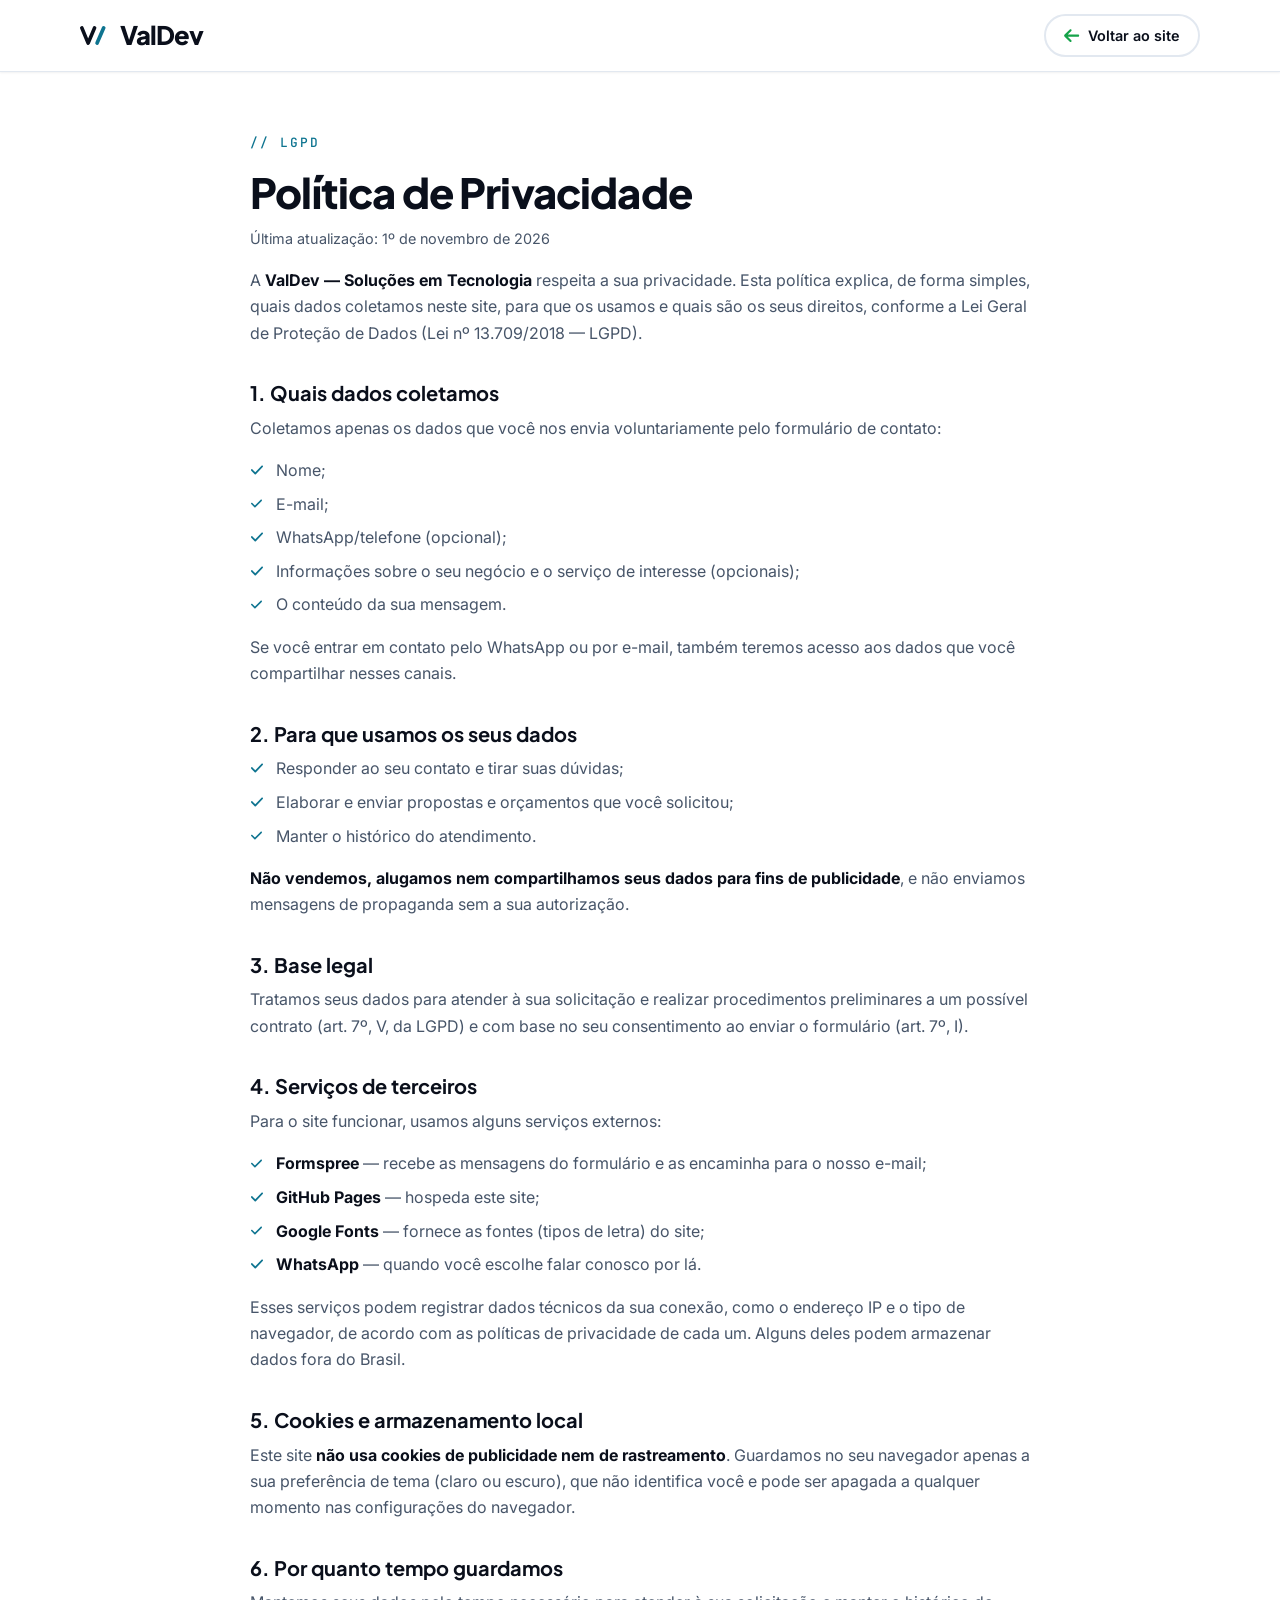
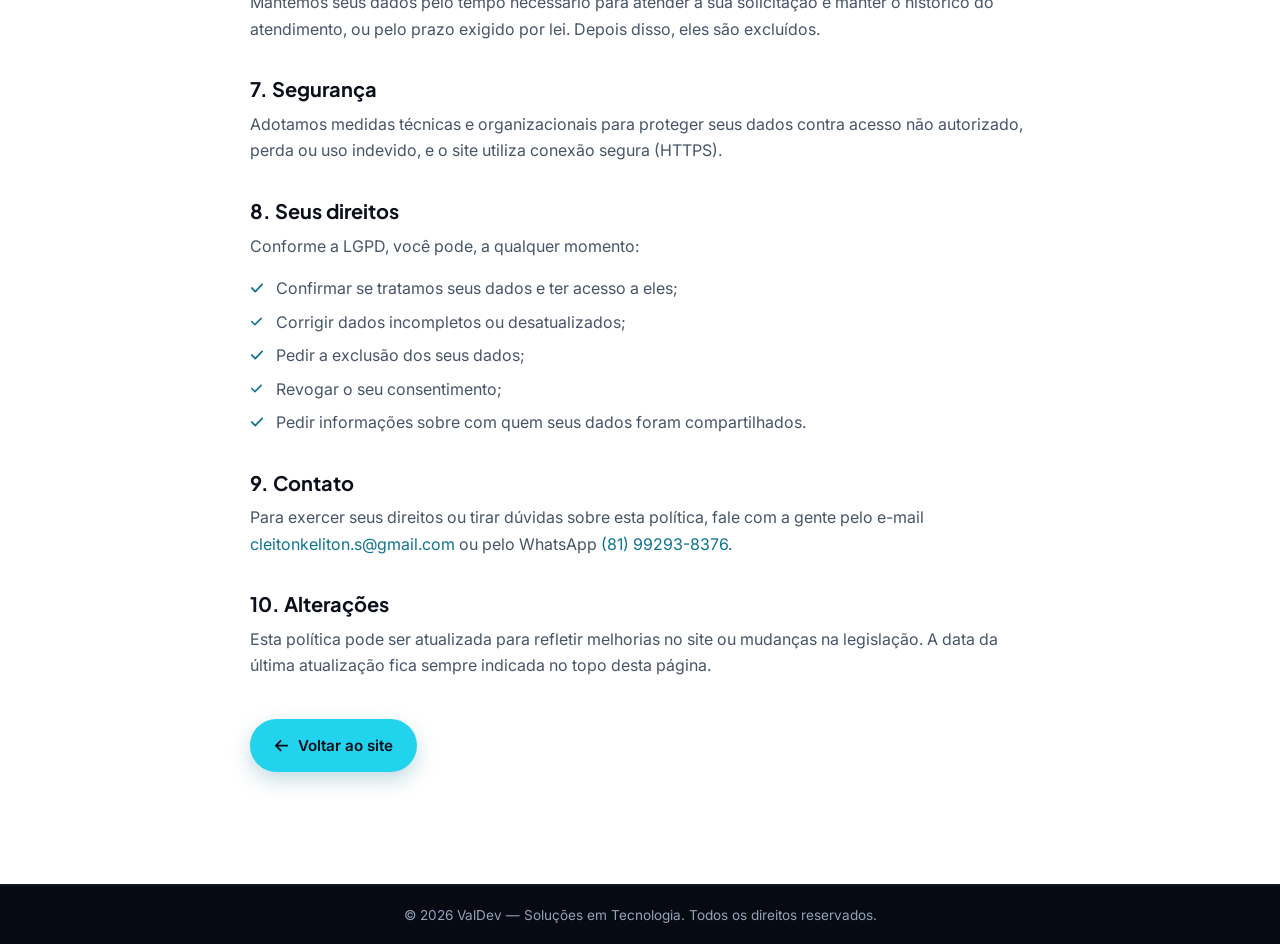
<file: privacidade.html>
<!DOCTYPE html>
<html lang="pt-BR">
<head>
  <meta charset="UTF-8">
  <meta name="viewport" content="width=device-width, initial-scale=1.0">
  <title>Política de Privacidade | ValDev</title>
  <meta name="description" content="Como a ValDev coleta, usa e protege os seus dados pessoais, de acordo com a LGPD.">
  <meta name="theme-color" content="#0a0f1b">
  <meta name="color-scheme" content="light dark">
  <link rel="icon" href="favicon.svg" type="image/svg+xml">
  <link rel="apple-touch-icon" href="apple-touch-icon.png">
  <script>
    (function () {
      var t = null;
      try { t = localStorage.getItem('valdev-theme'); } catch (e) {}
      if (!t) t = window.matchMedia('(prefers-color-scheme: dark)').matches ? 'dark' : 'light';
      document.documentElement.setAttribute('data-theme', t);
    })();
  </script>
  <link rel="preconnect" href="https://fonts.googleapis.com">
  <link rel="preconnect" href="https://fonts.gstatic.com" crossorigin>
  <link rel="stylesheet" href="https://fonts.googleapis.com/css2?family=Inter:wght@400;500;600&family=JetBrains+Mono:wght@500&family=Plus+Jakarta+Sans:wght@600;700;800&display=swap">
  <link rel="stylesheet" href="style.css">
</head>
<body>
  <!-- Ícones: Font Awesome Free 6.5.2 by @fontawesome — https://fontawesome.com — Licença: https://fontawesome.com/license/free (ícones CC BY 4.0) -->
  <svg class="sprite" xmlns="http://www.w3.org/2000/svg" aria-hidden="true" style="display:none">
    <symbol id="i-arrow-left" viewBox="0 0 448 512"><path d="M9.4 233.4c-12.5 12.5-12.5 32.8 0 45.3l160 160c12.5 12.5 32.8 12.5 45.3 0s12.5-32.8 0-45.3L109.2 288 416 288c17.7 0 32-14.3 32-32s-14.3-32-32-32l-306.7 0L214.6 118.6c12.5-12.5 12.5-32.8 0-45.3s-32.8-12.5-45.3 0l-160 160z"/></symbol>
  </svg>
  <header class="header scrolled">
    <div class="container header-inner">
      <a href="./" class="logo" aria-label="ValDev — página inicial">
        <svg class="logo-symbol" viewBox="0 0 251 186" aria-hidden="true"><path class="logo-v" d="M18 18 L80 168 L143 18"/><path class="logo-slash" d="M233 18 L168 168"/></svg><span class="logo-word">ValDev</span>
      </a>
      <a href="./" class="btn btn-outline btn-sm"><svg class="icon" aria-hidden="true"><use href="#i-arrow-left"></use></svg> Voltar ao site</a>
    </div>
  </header>

  <main class="section legal">
    <div class="container container-narrow">
      <span class="eyebrow">LGPD</span>
      <h1>Política de Privacidade</h1>
      <p class="legal-updated">Última atualização: 1º de novembro de 2026</p>

      <p>
        A <strong>ValDev — Soluções em Tecnologia</strong> respeita a sua privacidade. Esta política explica,
        de forma simples, quais dados coletamos neste site, para que os usamos e quais são os seus direitos,
        conforme a Lei Geral de Proteção de Dados (Lei nº 13.709/2018 — LGPD).
      </p>

      <h2>1. Quais dados coletamos</h2>
      <p>Coletamos apenas os dados que você nos envia voluntariamente pelo formulário de contato:</p>
      <ul class="check-list">
        <li>Nome;</li>
        <li>E-mail;</li>
        <li>WhatsApp/telefone (opcional);</li>
        <li>Informações sobre o seu negócio e o serviço de interesse (opcionais);</li>
        <li>O conteúdo da sua mensagem.</li>
      </ul>
      <p>Se você entrar em contato pelo WhatsApp ou por e-mail, também teremos acesso aos dados que você compartilhar nesses canais.</p>

      <h2>2. Para que usamos os seus dados</h2>
      <ul class="check-list">
        <li>Responder ao seu contato e tirar suas dúvidas;</li>
        <li>Elaborar e enviar propostas e orçamentos que você solicitou;</li>
        <li>Manter o histórico do atendimento.</li>
      </ul>
      <p>
        <strong>Não vendemos, alugamos nem compartilhamos seus dados para fins de publicidade</strong>, e não enviamos
        mensagens de propaganda sem a sua autorização.
      </p>

      <h2>3. Base legal</h2>
      <p>
        Tratamos seus dados para atender à sua solicitação e realizar procedimentos preliminares a um possível contrato
        (art. 7º, V, da LGPD) e com base no seu consentimento ao enviar o formulário (art. 7º, I).
      </p>

      <h2>4. Serviços de terceiros</h2>
      <p>Para o site funcionar, usamos alguns serviços externos:</p>
      <ul class="check-list">
        <li><strong>Formspree</strong> — recebe as mensagens do formulário e as encaminha para o nosso e-mail;</li>
        <li><strong>GitHub Pages</strong> — hospeda este site;</li>
        <li><strong>Google Fonts</strong> — fornece as fontes (tipos de letra) do site;</li>
        <li><strong>WhatsApp</strong> — quando você escolhe falar conosco por lá.</li>
      </ul>
      <p>
        Esses serviços podem registrar dados técnicos da sua conexão, como o endereço IP e o tipo de navegador,
        de acordo com as políticas de privacidade de cada um. Alguns deles podem armazenar dados fora do Brasil.
      </p>

      <h2>5. Cookies e armazenamento local</h2>
      <p>
        Este site <strong>não usa cookies de publicidade nem de rastreamento</strong>. Guardamos no seu navegador apenas
        a sua preferência de tema (claro ou escuro), que não identifica você e pode ser apagada a qualquer momento
        nas configurações do navegador.
      </p>

      <h2>6. Por quanto tempo guardamos</h2>
      <p>
        Mantemos seus dados pelo tempo necessário para atender à sua solicitação e manter o histórico do atendimento,
        ou pelo prazo exigido por lei. Depois disso, eles são excluídos.
      </p>

      <h2>7. Segurança</h2>
      <p>
        Adotamos medidas técnicas e organizacionais para proteger seus dados contra acesso não autorizado,
        perda ou uso indevido, e o site utiliza conexão segura (HTTPS).
      </p>

      <h2>8. Seus direitos</h2>
      <p>Conforme a LGPD, você pode, a qualquer momento:</p>
      <ul class="check-list">
        <li>Confirmar se tratamos seus dados e ter acesso a eles;</li>
        <li>Corrigir dados incompletos ou desatualizados;</li>
        <li>Pedir a exclusão dos seus dados;</li>
        <li>Revogar o seu consentimento;</li>
        <li>Pedir informações sobre com quem seus dados foram compartilhados.</li>
      </ul>

      <h2>9. Contato</h2>
      <p>
        Para exercer seus direitos ou tirar dúvidas sobre esta política, fale com a gente pelo e-mail
        <a href="mailto:cleitonkeliton.s@gmail.com?subject=Privacidade%20-%20ValDev">cleitonkeliton.s@gmail.com</a>
        ou pelo WhatsApp <a href="https://wa.me/5581992938376" target="_blank" rel="noopener noreferrer">(81) 99293-8376</a>.
      </p>

      <h2>10. Alterações</h2>
      <p>
        Esta política pode ser atualizada para refletir melhorias no site ou mudanças na legislação.
        A data da última atualização fica sempre indicada no topo desta página.
      </p>

      <p class="legal-back"><a href="./" class="btn btn-primary"><svg class="icon" aria-hidden="true"><use href="#i-arrow-left"></use></svg> Voltar ao site</a></p>
    </div>
  </main>

  <footer class="footer">
    <p class="copyright">© <span id="ano">2026</span> ValDev — Soluções em Tecnologia. Todos os direitos reservados.</p>
  </footer>
  <script>document.getElementById('ano').textContent = new Date().getFullYear();</script>
</body>
</html>
</file>
<file: style.css>
/* =========================================================
   ValDev — Soluções em Tecnologia
   ========================================================= */

/* ---------- Tokens (tema claro) ---------- */
:root {
  /* Cores da marca valdev (manual de marca) */
  --ink: #0a0f1b;          /* tinta: "V" e textos em fundo claro */
  --cyan: #22d3ee;         /* barra "/" em fundo escuro, botões de ação */
  --cyan-hover: #67e8f9;
  --teal: #0e7490;         /* barra "/" em fundo claro, links */
  --whatsapp: #25d366;

  --bg: #ffffff;
  --bg-alt: #f5f7fb;
  --surface: #ffffff;
  --text: #0a0f1b;
  --text-muted: #475569;
  --border: #e2e8f0;
  --primary: var(--teal);
  --primary-hover: #155e75;
  --primary-soft: #e3f7fb;
  --logo-v: var(--ink);
  --logo-slash: var(--teal);
  --chip-bg: var(--ink);   /* quadrado escuro dos ícones (como o ícone da marca) */
  --focus: var(--teal);
  --header-bg: rgba(255, 255, 255, 0.85);
  --shadow-sm: 0 1px 2px rgba(10, 15, 27, 0.06);
  --shadow-md: 0 10px 30px rgba(10, 15, 27, 0.08);
  --shadow-lg: 0 25px 50px rgba(10, 15, 27, 0.15);

  --contact-bg: #0a0f1b;
  --footer-bg: #060a12;
  --success: #16a34a;
  --error: #dc2626;

  --font-body: 'Inter', system-ui, -apple-system, 'Segoe UI', Roboto, sans-serif;
  --font-head: 'Plus Jakarta Sans', var(--font-body);
  --font-mono: 'JetBrains Mono', ui-monospace, 'SFMono-Regular', Menlo, Consolas, monospace;

  --mask-check: url("data:image/svg+xml,%3Csvg xmlns='http://www.w3.org/2000/svg' viewBox='0 0 448 512'%3E%3Cpath d='M438.6 105.4c12.5 12.5 12.5 32.8 0 45.3l-256 256c-12.5 12.5-32.8 12.5-45.3 0l-128-128c-12.5-12.5-12.5-32.8 0-45.3s32.8-12.5 45.3 0L160 338.7 393.4 105.4c12.5-12.5 32.8-12.5 45.3 0z'/%3E%3C/svg%3E");
  --mask-plus: url("data:image/svg+xml,%3Csvg xmlns='http://www.w3.org/2000/svg' viewBox='0 0 448 512'%3E%3Cpath d='M256 80c0-17.7-14.3-32-32-32s-32 14.3-32 32V224H48c-17.7 0-32 14.3-32 32s14.3 32 32 32H192V432c0 17.7 14.3 32 32 32s32-14.3 32-32V288H400c17.7 0 32-14.3 32-32s-14.3-32-32-32H256V80z'/%3E%3C/svg%3E");

  --radius: 14px;
  --radius-lg: 20px;
  --container: 1160px;
  --header-h: 72px;
  --ease: cubic-bezier(0.4, 0, 0.2, 1);
}

/* ---------- Tokens (tema escuro) ---------- */
[data-theme="dark"] {
  --bg: #0a0f1b;
  --bg-alt: #0f1522;
  --surface: #121a29;
  --text: #e8edf5;
  --text-muted: #94a3b8;
  --border: #1f2a3c;
  --primary: var(--cyan);
  --primary-hover: var(--cyan-hover);
  --primary-soft: rgba(34, 211, 238, 0.12);
  --logo-v: #f4f6fa;
  --logo-slash: var(--cyan);
  --chip-bg: #1e293b;
  --focus: var(--cyan);
  --header-bg: rgba(10, 15, 27, 0.85);
  --shadow-sm: 0 1px 2px rgba(0, 0, 0, 0.3);
  --shadow-md: 0 10px 30px rgba(0, 0, 0, 0.35);
  --shadow-lg: 0 25px 50px rgba(0, 0, 0, 0.5);
  --contact-bg: #111827;
  --footer-bg: #060a12;
}

/* ---------- Base ---------- */
*, *::before, *::after { box-sizing: border-box; }

html {
  scroll-behavior: smooth;
  scroll-padding-top: calc(var(--header-h) + 8px);
  -webkit-text-size-adjust: 100%;
}

body {
  margin: 0;
  font-family: var(--font-body);
  font-size: 1rem;
  line-height: 1.65;
  color: var(--text);
  background: var(--bg);
  transition: background-color 0.3s var(--ease), color 0.3s var(--ease);
  overflow-x: hidden;
}

h1, h2, h3 {
  font-family: var(--font-head);
  line-height: 1.2;
  margin: 0 0 0.6rem;
  color: var(--text);
}

p { margin: 0 0 1rem; }
a { color: var(--primary); text-decoration: none; }
a:hover { color: var(--primary-hover); }
img { max-width: 100%; display: block; }

.icon {
  display: inline-block;
  width: 1em;
  height: 1em;
  fill: currentColor;
  vertical-align: -0.125em;
  flex-shrink: 0;
}
ul, ol { margin: 0; padding: 0; list-style: none; }

:focus-visible {
  outline: 3px solid var(--focus);
  outline-offset: 3px;
  border-radius: 6px;
}

.skip-link {
  position: absolute;
  left: 1rem;
  top: -100px;
  z-index: 200;
  padding: 0.6rem 1rem;
  background: var(--primary);
  color: #fff;
  border-radius: 8px;
}
.skip-link:focus { top: 1rem; color: #fff; }

.container {
  width: 100%;
  max-width: var(--container);
  margin: 0 auto;
  padding: 0 20px;
}
.container-narrow { max-width: 820px; }

.gradient-text { color: var(--primary); }

/* ---------- Botões ---------- */
.btn {
  display: inline-flex;
  align-items: center;
  justify-content: center;
  gap: 0.5rem;
  padding: 0.75rem 1.4rem;
  border-radius: 999px;
  border: 2px solid transparent;
  font-family: var(--font-body);
  font-weight: 600;
  font-size: 0.95rem;
  cursor: pointer;
  transition: transform 0.2s var(--ease), box-shadow 0.2s var(--ease), background 0.2s var(--ease), color 0.2s var(--ease);
  white-space: nowrap;
}
.btn:hover { transform: translateY(-2px); }
.btn:disabled { opacity: 0.6; cursor: wait; transform: none; }

.btn-primary {
  background: var(--cyan);
  color: var(--ink);
  box-shadow: 0 8px 20px rgba(14, 116, 144, 0.25);
}
.btn-primary:hover { background: var(--cyan-hover); color: var(--ink); box-shadow: 0 12px 28px rgba(14, 116, 144, 0.32); }

.btn-outline {
  background: transparent;
  color: var(--text);
  border-color: var(--border);
}
.btn-outline:hover { border-color: var(--whatsapp); color: var(--text); }
.btn-outline .icon { color: #16a34a; font-size: 1.2em; }

.btn-sm { padding: 0.5rem 1.1rem; font-size: 0.9rem; }
.btn-lg { padding: 0.9rem 1.7rem; font-size: 1rem; }
.btn-block { width: 100%; }

.icon-btn {
  display: inline-grid;
  place-items: center;
  width: 42px;
  height: 42px;
  border-radius: 50%;
  border: 1px solid var(--border);
  background: var(--surface);
  color: var(--text);
  font-size: 1.05rem;
  cursor: pointer;
  transition: background 0.2s var(--ease), transform 0.2s var(--ease);
}
.icon-btn:hover { background: var(--primary-soft); transform: rotate(-8deg); }

/* ---------- Cabeçalho ---------- */
.header {
  position: sticky;
  top: 0;
  z-index: 100;
  height: var(--header-h);
  background: var(--header-bg);
  backdrop-filter: saturate(180%) blur(12px);
  -webkit-backdrop-filter: saturate(180%) blur(12px);
  border-bottom: 1px solid transparent;
  transition: border-color 0.3s var(--ease), box-shadow 0.3s var(--ease);
}
.header.scrolled { border-bottom-color: var(--border); box-shadow: var(--shadow-sm); }

.header-inner {
  height: 100%;
  display: flex;
  align-items: center;
  justify-content: space-between;
  gap: 1rem;
}

/* Logo valdev: símbolo V/ (SVG) + nome em minúsculas */
.logo {
  --logo-size: 1.6rem;
  display: inline-flex;
  align-items: center;
  gap: 0.55em;
  font-family: var(--font-head);
  font-size: var(--logo-size);
  font-weight: 800;
  line-height: 1;
  letter-spacing: -0.035em;
  color: var(--logo-v);
}
.logo:hover { color: var(--logo-v); }
.logo-symbol { width: auto; height: 0.74em; flex-shrink: 0; overflow: visible; }
.logo-symbol path { fill: none; stroke-width: 36; stroke-linecap: round; stroke-linejoin: round; }
.logo-symbol .logo-v { stroke: var(--logo-v); }
.logo-symbol .logo-slash { stroke: var(--logo-slash); }
.logo-word { transform: translateY(-0.04em); }

.nav-list { display: flex; align-items: center; gap: 0.25rem; }
.nav-list a {
  display: block;
  padding: 0.5rem 0.85rem;
  border-radius: 999px;
  color: var(--text-muted);
  font-weight: 500;
  font-size: 0.95rem;
  transition: color 0.2s var(--ease), background 0.2s var(--ease);
}
.nav-list a:hover, .nav-list a.active { color: var(--primary); background: var(--primary-soft); }
.nav-cta-mobile { display: none; }

.header-actions { display: flex; align-items: center; gap: 0.6rem; }
.menu-toggle { display: none; }

/* ---------- Hero ---------- */
.hero {
  position: relative;
  padding: 72px 0 96px;
  overflow: hidden;
}
.hero::before {
  content: "";
  position: absolute;
  inset: -20% -10% auto auto;
  width: 640px;
  height: 640px;
  background: radial-gradient(circle, rgba(34, 211, 238, 0.18), transparent 65%);
  pointer-events: none;
}
.hero::after {
  content: "";
  position: absolute;
  inset: auto auto -30% -15%;
  width: 560px;
  height: 560px;
  background: radial-gradient(circle, rgba(14, 116, 144, 0.14), transparent 65%);
  pointer-events: none;
}

.hero-inner {
  position: relative;
  z-index: 1;
  display: grid;
  grid-template-columns: 1.1fr 1fr;
  align-items: center;
  gap: 56px;
}

.eyebrow {
  display: inline-block;
  margin-bottom: 0.9rem;
  color: var(--primary);
  font-family: var(--font-mono);
  font-size: 0.8rem;
  font-weight: 500;
  letter-spacing: 0.16em;
  text-transform: uppercase;
}
.eyebrow::before { content: "// "; }
.eyebrow-light { color: var(--cyan); }

.hero h1 {
  font-size: clamp(2.2rem, 5vw, 3.6rem);
  font-weight: 800;
  letter-spacing: -0.03em;
  margin-bottom: 1.2rem;
}
.lead { font-size: 1.15rem; color: var(--text-muted); max-width: 560px; }

.hero-buttons { display: flex; flex-wrap: wrap; gap: 0.8rem; margin: 1.8rem 0 1.6rem; }

.hero-points { display: flex; flex-wrap: wrap; gap: 0.6rem 1.4rem; color: var(--text-muted); font-size: 0.92rem; }
.hero-points .icon { color: var(--success); margin-right: 0.35rem; }

/* Ilustração */
.hero-visual { position: relative; }

.mock-window {
  background: var(--surface);
  border: 1px solid var(--border);
  border-radius: var(--radius-lg);
  box-shadow: var(--shadow-lg);
  overflow: hidden;
  transform: perspective(1200px) rotateY(-6deg) rotateX(3deg);
}
.mock-bar {
  display: flex;
  align-items: center;
  gap: 6px;
  padding: 12px 16px;
  background: var(--bg-alt);
  border-bottom: 1px solid var(--border);
}
.mock-bar > span { width: 11px; height: 11px; border-radius: 50%; background: #f87171; }
.mock-bar > span:nth-child(2) { background: #fbbf24; }
.mock-bar > span:nth-child(3) { background: #34d399; }
.mock-url {
  flex: 1;
  margin-left: 12px;
  padding: 4px 12px;
  border-radius: 999px;
  background: var(--surface);
  color: var(--text-muted);
  font-size: 0.75rem;
}

.mock-body { display: flex; min-height: 300px; }
.mock-side {
  display: flex;
  flex-direction: column;
  gap: 22px;
  padding: 22px 16px;
  background: var(--chip-bg);
  color: var(--cyan);
}
.mock-main { flex: 1; padding: 20px; display: flex; flex-direction: column; gap: 18px; }

.mock-cards { display: grid; grid-template-columns: 1fr 1fr; gap: 12px; }
.mock-card {
  padding: 12px 14px;
  border: 1px solid var(--border);
  border-radius: 12px;
  background: var(--bg-alt);
}
.mock-card small { display: block; color: var(--text-muted); font-size: 0.72rem; }
.mock-card b { font-family: var(--font-head); font-size: 1.15rem; }

.mock-chart {
  display: flex;
  align-items: flex-end;
  gap: 10px;
  height: 110px;
  padding: 10px;
  border-radius: 12px;
  background: var(--bg-alt);
}
.mock-chart span {
  flex: 1;
  height: var(--h);
  border-radius: 6px 6px 2px 2px;
  background: var(--primary);
  opacity: 0.85;
  animation: grow 1.2s var(--ease) both;
}
.mock-chart span:nth-child(odd) { opacity: 0.55; }
@keyframes grow { from { height: 0; } }

.mock-lines { display: grid; gap: 8px; }
.mock-lines span { height: 9px; border-radius: 6px; background: var(--border); }
.mock-lines span:nth-child(2) { width: 80%; }
.mock-lines span:nth-child(3) { width: 55%; }

.floating-badge {
  position: absolute;
  display: inline-flex;
  align-items: center;
  gap: 0.5rem;
  padding: 0.6rem 1rem;
  border-radius: 12px;
  background: var(--surface);
  border: 1px solid var(--border);
  box-shadow: var(--shadow-md);
  font-size: 0.85rem;
  font-weight: 600;
  animation: float 5s ease-in-out infinite;
}
.floating-badge .icon { color: var(--primary); }
.badge-1 { left: -24px; bottom: 40px; }
.badge-2 { right: -16px; top: -18px; animation-delay: -2.5s; }
.badge-2 .icon { color: var(--success); }
@keyframes float { 50% { transform: translateY(-10px); } }

/* ---------- Seções ---------- */
.section { padding: 96px 0; }
.section-alt { background: var(--bg-alt); }

.section-head { text-align: center; max-width: 680px; margin: 0 auto 56px; }
.section-head h2 { font-size: clamp(1.8rem, 3.5vw, 2.5rem); font-weight: 700; letter-spacing: -0.02em; }
.section-head p { color: var(--text-muted); font-size: 1.05rem; margin: 0; }

.grid { display: grid; gap: 24px; }
.grid-3 { grid-template-columns: repeat(3, 1fr); }
.grid-4 { grid-template-columns: repeat(4, 1fr); }

.card {
  position: relative;
  display: flex;
  flex-direction: column;
  padding: 28px 24px;
  background: var(--surface);
  border: 1px solid var(--border);
  border-radius: var(--radius-lg);
  box-shadow: var(--shadow-sm);
  transition: transform 0.3s var(--ease), box-shadow 0.3s var(--ease), border-color 0.3s var(--ease);
}
.card:hover { transform: translateY(-6px); box-shadow: var(--shadow-md); border-color: transparent; }
.card h3 { font-size: 1.15rem; }
.card p { color: var(--text-muted); font-size: 0.95rem; }

.card-icon {
  display: grid;
  place-items: center;
  width: 56px;
  height: 56px;
  margin-bottom: 1.2rem;
  border-radius: 16px;
  background: var(--chip-bg);
  color: var(--cyan);
  font-size: 1.4rem;
  box-shadow: var(--shadow-md);
}

.card-link {
  display: inline-flex;
  align-items: center;
  gap: 0.4rem;
  margin-top: auto;
  padding-top: 1.2rem;
  font-weight: 600;
  font-size: 0.92rem;
  color: var(--primary);
}
.card-link .icon { transition: transform 0.2s var(--ease); }
.card-link:hover .icon { transform: translateX(4px); }

.check-list { display: grid; gap: 0.45rem; font-size: 0.92rem; color: var(--text-muted); }
.check-list li { position: relative; padding-left: 1.6rem; }
.check-list li::before {
  content: "";
  position: absolute;
  left: 0;
  top: 0.38em;
  width: 0.85em;
  height: 0.85em;
  background: var(--primary);
  -webkit-mask: var(--mask-check) no-repeat center / contain;
  mask: var(--mask-check) no-repeat center / contain;
}

/* Segmentos */
.segment-icon {
  display: grid;
  place-items: center;
  width: 64px;
  height: 64px;
  margin-bottom: 1.2rem;
  border-radius: 18px;
  font-size: 1.6rem;
  background: var(--primary-soft);
  color: var(--primary);
}

.segment-more {
  margin: 40px auto 0;
  text-align: center;
  color: var(--text-muted);
}
.segment-more .icon { color: var(--primary); margin-right: 0.4rem; }
.segment-more a { font-weight: 600; text-decoration: underline; text-underline-offset: 3px; }

/* Como trabalhamos */
.steps {
  display: grid;
  grid-template-columns: repeat(4, 1fr);
  gap: 24px;
  counter-reset: step;
  position: relative;
}
.steps::before {
  content: "";
  position: absolute;
  top: 28px;
  left: 12%;
  right: 12%;
  height: 2px;
  background: repeating-linear-gradient(90deg, var(--border) 0 10px, transparent 10px 18px);
}
.step { position: relative; text-align: center; padding: 0 8px; }
.step-num {
  position: relative;
  display: grid;
  place-items: center;
  width: 56px;
  height: 56px;
  margin: 0 auto 1.2rem;
  border-radius: 50%;
  background: var(--chip-bg);
  color: var(--cyan);
  font-family: var(--font-head);
  font-size: 1.3rem;
  font-weight: 700;
  box-shadow: 0 0 0 8px var(--bg);
}
.step h3 { font-size: 1.15rem; }
.step p { color: var(--text-muted); font-size: 0.95rem; }

/* Diferenciais */
.feature {
  display: flex;
  gap: 1rem;
  padding: 22px;
  border-radius: var(--radius);
  background: var(--surface);
  border: 1px solid var(--border);
}
.feature-icon {
  flex-shrink: 0;
  display: grid;
  place-items: center;
  width: 46px;
  height: 46px;
  border-radius: 12px;
  background: var(--primary-soft);
  color: var(--primary);
  font-size: 1.15rem;
}
.feature h3 { font-size: 1.02rem; margin-bottom: 0.3rem; }
.feature p { margin: 0; color: var(--text-muted); font-size: 0.92rem; }

.tech { margin-top: 56px; text-align: center; }
.tech > p { color: var(--text-muted); font-size: 0.85rem; font-weight: 600; text-transform: uppercase; letter-spacing: 0.08em; }
.tech-list { display: flex; flex-wrap: wrap; justify-content: center; gap: 0.6rem; }
.tech-list li {
  display: inline-flex;
  align-items: center;
  gap: 0.45rem;
  padding: 0.45rem 0.95rem;
  border: 1px solid var(--border);
  border-radius: 999px;
  background: var(--surface);
  font-size: 0.88rem;
  font-weight: 500;
  color: var(--text-muted);
}
.tech-list .icon { color: var(--primary); }

/* Dúvidas (FAQ) */
.faq { display: grid; gap: 12px; }
.faq details {
  border: 1px solid var(--border);
  border-radius: var(--radius);
  background: var(--surface);
  transition: border-color 0.2s var(--ease), box-shadow 0.2s var(--ease);
}
.faq details[open] { border-color: var(--primary); box-shadow: var(--shadow-md); }
.faq summary {
  display: flex;
  justify-content: space-between;
  align-items: center;
  gap: 1rem;
  padding: 18px 22px;
  font-weight: 600;
  cursor: pointer;
  list-style: none;
}
.faq summary::-webkit-details-marker { display: none; }
.faq summary::after {
  content: "";
  flex-shrink: 0;
  width: 0.9rem;
  height: 0.9rem;
  background: var(--primary);
  -webkit-mask: var(--mask-plus) no-repeat center / contain;
  mask: var(--mask-plus) no-repeat center / contain;
  transition: transform 0.25s var(--ease);
}
.faq details[open] summary::after { transform: rotate(45deg); }
.faq details p { padding: 0 22px 20px; margin: 0; color: var(--text-muted); }

/* ---------- Contato ---------- */
.section-contact {
  position: relative;
  overflow: hidden;
  background: var(--contact-bg);
  color: #cbd5e1;
}
.section-contact::before {
  content: "";
  position: absolute;
  inset: -40% auto auto -10%;
  width: 600px;
  height: 600px;
  background: radial-gradient(circle, rgba(34, 211, 238, 0.16), transparent 65%);
  pointer-events: none;
}
.contact-inner {
  position: relative;
  display: grid;
  grid-template-columns: 1fr 1.1fr;
  gap: 56px;
  align-items: center;
}
.contact-info h2 { color: #fff; font-size: clamp(1.8rem, 3.5vw, 2.5rem); }
.contact-info > p { color: #94a3b8; font-size: 1.05rem; }

.contact-list { display: grid; gap: 14px; margin-top: 2rem; }
.contact-list a {
  display: flex;
  align-items: center;
  gap: 1rem;
  padding: 14px 18px;
  border-radius: var(--radius);
  background: rgba(255, 255, 255, 0.05);
  border: 1px solid rgba(255, 255, 255, 0.08);
  color: #fff;
  font-weight: 600;
  word-break: break-word;
  transition: background 0.2s var(--ease), transform 0.2s var(--ease);
}
.contact-list a:hover { background: rgba(255, 255, 255, 0.1); transform: translateX(4px); color: #fff; }
.contact-list .icon { font-size: 1.5rem; color: var(--cyan); }
.contact-list li:first-child .icon { color: var(--whatsapp); }
.contact-list small { display: block; color: #94a3b8; font-weight: 500; font-size: 0.78rem; }

.contact-form {
  padding: 32px;
  border-radius: var(--radius-lg);
  background: var(--surface);
  color: var(--text);
  box-shadow: var(--shadow-lg);
}
.form-row { display: grid; grid-template-columns: 1fr 1fr; gap: 16px; }
.field { margin-bottom: 16px; }
.field label { display: block; margin-bottom: 0.35rem; font-size: 0.88rem; font-weight: 600; }
.field input, .field select, .field textarea {
  width: 100%;
  padding: 0.75rem 0.9rem;
  border: 1px solid var(--border);
  border-radius: 10px;
  background: var(--bg);
  color: var(--text);
  font: inherit;
  font-size: 0.95rem;
  transition: border-color 0.2s var(--ease), box-shadow 0.2s var(--ease);
}
.field textarea { resize: vertical; min-height: 110px; }
.field input:focus, .field select:focus, .field textarea:focus {
  outline: none;
  border-color: var(--primary);
  box-shadow: 0 0 0 4px var(--primary-soft);
}

.form-status { margin: 0.9rem 0 0; min-height: 1.4em; font-size: 0.92rem; font-weight: 500; text-align: center; }
.form-status.success { color: var(--success); }
.form-status.error { color: var(--error); }
.form-status.info { color: var(--text-muted); }

/* ---------- Rodapé ---------- */
.footer { background: var(--footer-bg); color: #94a3b8; border-top: 1px solid rgba(255, 255, 255, 0.06); }
.footer-inner {
  display: flex;
  flex-wrap: wrap;
  align-items: center;
  justify-content: space-between;
  gap: 24px;
  padding-top: 40px;
  padding-bottom: 32px;
}
.footer .logo { --logo-size: 1.45rem; --logo-v: #f4f6fa; --logo-slash: var(--cyan); }
.footer-slogan { color: #cbd5e1; font-weight: 500; }
.footer-brand p { margin: 0.5rem 0 0; font-size: 0.9rem; }
.footer-links { display: flex; flex-wrap: wrap; gap: 0.4rem 1.4rem; }
.footer-links a { color: #cbd5e1; font-size: 0.92rem; }
.footer-links a:hover { color: #fff; }
.footer-social { display: flex; gap: 0.6rem; }
.footer-social a {
  display: grid;
  place-items: center;
  width: 40px;
  height: 40px;
  border-radius: 50%;
  background: rgba(255, 255, 255, 0.06);
  color: #e2e8f0;
  transition: background 0.2s var(--ease);
}
.footer-social a:hover { background: var(--primary); color: #fff; }
.copyright {
  margin: 0;
  padding: 18px 20px;
  border-top: 1px solid rgba(255, 255, 255, 0.06);
  text-align: center;
  font-size: 0.85rem;
}

/* ---------- WhatsApp flutuante ---------- */
.whatsapp-float {
  position: fixed;
  right: 20px;
  bottom: 20px;
  z-index: 90;
  display: grid;
  place-items: center;
  width: 58px;
  height: 58px;
  border-radius: 50%;
  background: var(--whatsapp);
  color: #fff;
  font-size: 1.9rem;
  box-shadow: 0 10px 25px rgba(37, 211, 102, 0.45);
  transition: transform 0.2s var(--ease);
}
.whatsapp-float:hover { color: #fff; transform: scale(1.08); }
.whatsapp-float::after {
  content: "";
  position: absolute;
  inset: 0;
  border-radius: 50%;
  border: 2px solid var(--whatsapp);
  animation: pulse 2.2s ease-out infinite;
}
@keyframes pulse { to { transform: scale(1.6); opacity: 0; } }

/* ---------- Animação de entrada ---------- */
.js .reveal { opacity: 0; transform: translateY(24px); transition: opacity 0.7s var(--ease), transform 0.7s var(--ease); }
.js .reveal.visible { opacity: 1; transform: none; }
.grid > .reveal:nth-child(2), .steps > .reveal:nth-child(2) { transition-delay: 0.08s; }
.grid > .reveal:nth-child(3), .steps > .reveal:nth-child(3) { transition-delay: 0.16s; }
.grid > .reveal:nth-child(4), .steps > .reveal:nth-child(4) { transition-delay: 0.24s; }

/* =========================================================
   Responsividade
   ========================================================= */
@media (max-width: 1080px) {
  .grid-4 { grid-template-columns: repeat(2, 1fr); }
  .hero-inner { gap: 40px; }
}

@media (max-width: 960px) {
  .menu-toggle { display: inline-grid; }
  .header-cta { display: none; }

  .nav-list {
    position: fixed;
    top: var(--header-h);
    left: 0;
    right: 0;
    flex-direction: column;
    align-items: stretch;
    gap: 0.25rem;
    padding: 16px 20px 24px;
    background: var(--bg);
    border-bottom: 1px solid var(--border);
    box-shadow: var(--shadow-md);
    transform: translateY(-12px);
    opacity: 0;
    visibility: hidden;
    transition: opacity 0.25s var(--ease), transform 0.25s var(--ease), visibility 0.25s;
  }
  .nav-list.open { transform: none; opacity: 1; visibility: visible; }
  .nav-list a { padding: 0.8rem 1rem; border-radius: 12px; font-size: 1rem; }
  .nav-cta-mobile { display: block; margin-top: 0.5rem; }
  .nav-cta-mobile .btn { display: flex; width: 100%; color: var(--ink); background: var(--cyan); }

  .hero { padding: 48px 0 72px; }
  .hero-inner { grid-template-columns: 1fr; }
  .hero-text { text-align: center; }
  .lead { margin-left: auto; margin-right: auto; }
  .hero-buttons, .hero-points { justify-content: center; }
  .hero-visual { max-width: 560px; margin: 0 auto; width: 100%; }
  .mock-window { transform: none; }

  .grid-3 { grid-template-columns: repeat(2, 1fr); }
  .steps { grid-template-columns: repeat(2, 1fr); row-gap: 40px; }
  .steps::before { display: none; }

  .contact-inner { grid-template-columns: 1fr; gap: 40px; }
}

@media (max-width: 640px) {
  :root { --header-h: 64px; }
  .section { padding: 72px 0; }
  .section-head { margin-bottom: 40px; }
  .container { padding: 0 16px; }

  .hero-buttons .btn { width: 100%; }
  .badge-1 { left: 8px; bottom: -18px; }
  .badge-2 { right: 8px; top: -18px; }
  .mock-body { min-height: 240px; }
  .mock-side { padding: 18px 12px; }
  .mock-main { padding: 14px; }

  .grid-3, .grid-4 { grid-template-columns: 1fr; }
  .steps { grid-template-columns: 1fr; }
  .form-row { grid-template-columns: 1fr; gap: 0; }
  .contact-form { padding: 22px; }

  .footer-inner { flex-direction: column; text-align: center; }
  .footer-links { justify-content: center; }
}

@media (prefers-reduced-motion: reduce) {
  *, *::before, *::after { animation: none !important; transition: none !important; scroll-behavior: auto !important; }
  .js .reveal { opacity: 1; transform: none; }
}

/* ---------- Aviso de privacidade no formulário ---------- */
.form-privacy { margin: 0.9rem 0 0; font-size: 0.82rem; color: var(--text-muted); text-align: center; }
.form-privacy .icon { margin-right: 0.3rem; color: var(--success); }
.form-privacy a { text-decoration: underline; text-underline-offset: 2px; }
.copyright a { color: #cbd5e1; text-decoration: underline; text-underline-offset: 2px; }
.copyright a:hover { color: #fff; }

/* ---------- Página de Política de Privacidade ---------- */
.legal { padding-top: 56px; }
.legal h1 { font-size: clamp(2rem, 4vw, 2.6rem); font-weight: 800; letter-spacing: -0.02em; }
.legal h2 { font-size: 1.25rem; margin-top: 2.2rem; }
.legal p, .legal li { color: var(--text-muted); }
.legal strong { color: var(--text); }
.legal .check-list { margin-bottom: 1rem; font-size: 1rem; }
.legal-updated { font-size: 0.9rem; }
.legal-back { margin-top: 2.5rem; }
.legal .header-inner .btn { font-size: 0.85rem; }

/* =========================================================
   Melhorias de experiência
   ========================================================= */

/* Ícone dos diferenciais */
.feature-icon { display: grid; place-items: center; }

/* Formulário: anti-spam, erros por campo */
.hp { position: absolute; left: -9999px; width: 1px; height: 1px; overflow: hidden; }
.field-error { display: block; min-height: 0; margin-top: 0.3rem; font-size: 0.8rem; font-weight: 500; color: var(--error); }
.field-error:empty { display: none; }
.field .invalid { border-color: var(--error); }
.field .invalid:focus { box-shadow: 0 0 0 4px rgba(220, 38, 38, 0.15); border-color: var(--error); }
[data-theme="dark"] { --error: #f87171; --success: #4ade80; }

/* Confirmação de envio */
.form-success {
  padding: 40px 32px;
  border-radius: var(--radius-lg);
  background: var(--surface);
  color: var(--text);
  box-shadow: var(--shadow-lg);
  text-align: center;
  animation: pop 0.4s var(--ease);
}
.form-success:focus { outline: none; }
.form-success h3 { font-size: 1.5rem; }
.form-success p { color: var(--text-muted); }
.form-success-icon {
  display: grid;
  place-items: center;
  width: 72px;
  height: 72px;
  margin: 0 auto 1.2rem;
  border-radius: 50%;
  background: rgba(22, 163, 74, 0.12);
  color: var(--success);
  font-size: 2rem;
}
.btn-whatsapp { background: #16a34a; color: #fff; white-space: normal; }
.btn-whatsapp:hover { background: #15803d; color: #fff; }
.btn-text {
  display: block;
  margin: 1rem auto 0;
  padding: 0.4rem;
  border: 0;
  background: none;
  color: var(--primary);
  font: inherit;
  font-weight: 600;
  font-size: 0.92rem;
  text-decoration: underline;
  text-underline-offset: 3px;
  cursor: pointer;
}
@keyframes pop { from { opacity: 0; transform: scale(0.96); } }

/* Botões flutuantes */
.whatsapp-float { transition: transform 0.25s var(--ease), opacity 0.25s var(--ease), visibility 0.25s; }
.whatsapp-float.is-hidden { opacity: 0; visibility: hidden; transform: scale(0.6); }

.back-to-top {
  position: fixed;
  right: 27px;
  bottom: 92px;
  z-index: 90;
  display: grid;
  place-items: center;
  width: 44px;
  height: 44px;
  border-radius: 50%;
  background: var(--surface);
  border: 1px solid var(--border);
  color: var(--text);
  box-shadow: var(--shadow-md);
  opacity: 0;
  visibility: hidden;
  transform: translateY(10px);
  transition: opacity 0.25s var(--ease), transform 0.25s var(--ease), visibility 0.25s, bottom 0.25s var(--ease);
}
.back-to-top:hover { color: var(--primary); }
.back-to-top.is-visible { opacity: 1; visibility: visible; transform: none; }
/* Sem o botão do WhatsApp, o "voltar ao topo" desce para o canto */
.back-to-top.is-low { bottom: 24px; }

/* Menu mobile aberto: trava a rolagem da página */
body.menu-open { overflow: hidden; }

@media (max-width: 640px) {
  .copyright { padding-bottom: 96px; }
  .form-success { padding: 32px 22px; }
}

/* Página 404 */
.not-found {
  min-height: 100vh;
  display: grid;
  place-items: center;
  padding: 48px 0;
  text-align: center;
  background:
    radial-gradient(circle at 80% 10%, rgba(34, 211, 238, 0.16), transparent 45%),
    radial-gradient(circle at 10% 90%, rgba(14, 116, 144, 0.12), transparent 45%),
    var(--bg);
}
.not-found .logo { --logo-size: 1.9rem; }
.not-found .not-found-code {
  margin: 1.5rem 0 0;
  font-family: var(--font-head);
  font-size: clamp(6rem, 22vw, 10rem);
  font-weight: 800;
  line-height: 1;
  letter-spacing: -0.05em;
  color: var(--primary);
}
.not-found h1 { font-size: clamp(1.6rem, 4vw, 2.2rem); }
.not-found p { color: var(--text-muted); max-width: 480px; margin-left: auto; margin-right: auto; }
.not-found-actions { display: flex; flex-wrap: wrap; justify-content: center; gap: 0.8rem; margin-top: 1.8rem; }

/* Aproxima o ponto final do "ê" nos títulos (ajuste de espaçamento da fonte) */
.kern-dot { margin-left: -0.06em; }
</file>
